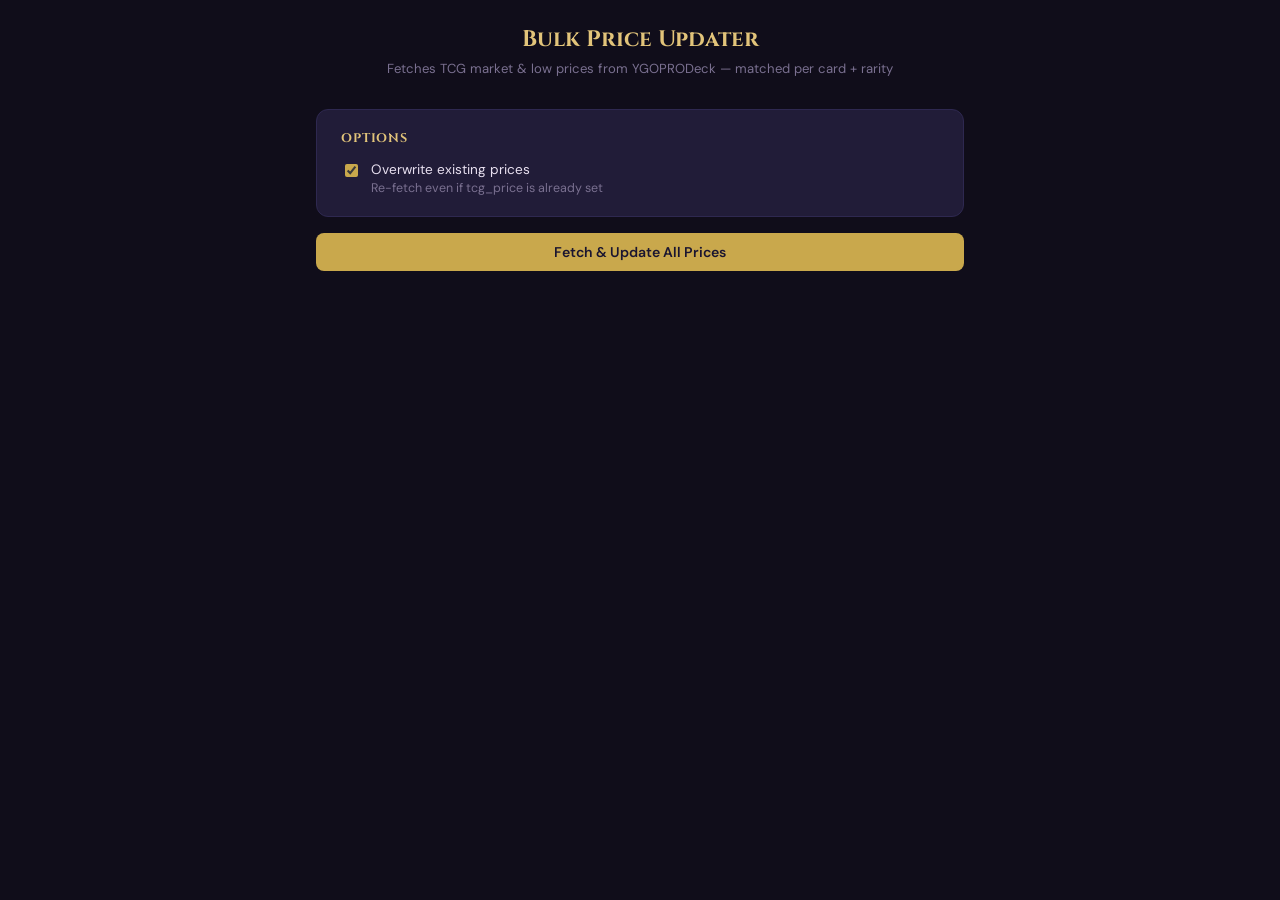
<file: bulk-price.html>
<!DOCTYPE html>
<html lang="en">
<head>
  <meta charset="UTF-8">
  <meta name="viewport" content="width=device-width, initial-scale=1.0">
  <title>YGOExclusives — Bulk Price Updater</title>
  <link href="https://fonts.googleapis.com/css2?family=Cinzel:wght@400;600;700&family=DM+Sans:wght@300;400;500;600&display=swap" rel="stylesheet">
  <style>
    *, *::before, *::after { box-sizing: border-box; }
    :root {
      --bg:    #100d1a; --surf: #1a1530; --surf2: #211c38;
      --b1:    #2e2850; --b2:  #3d3668;
      --gold:  #c9a84c; --gold2: #e2c47a;
      --txt:   #e8e0f0; --muted: #7a7090; --dim: #4a4468;
      --green: #4caf7d; --yellow: #e2b24c; --red: #e25c5c; --blue: #5c9ee2;
    }
    body {
      background: var(--bg); color: var(--txt);
      font-family: 'DM Sans', sans-serif; font-size: 0.9rem;
      margin: 0; padding: 24px 16px 80px;
      max-width: 680px; margin-inline: auto;
    }
    .page-title { text-align: center; margin-bottom: 32px; }
    .page-title h1 { font-family: 'Cinzel', serif; font-size: 1.4rem; color: var(--gold2); margin: 0 0 6px; }
    .page-title p  { color: var(--muted); font-size: 0.82rem; margin: 0; }
    .dev-badge {
      display: inline-block; background: #ff9900; color: #000;
      font-size: 0.7rem; font-weight: 700; padding: 2px 8px;
      border-radius: 4px; margin-top: 8px; letter-spacing: 0.05em;
    }

    .card {
      background: var(--surf2); border: 1px solid var(--b1);
      border-radius: 12px; padding: 20px 24px; margin-bottom: 16px;
    }
    .card h2 {
      font-family: 'Cinzel', serif; font-size: 0.78rem;
      color: var(--gold2); letter-spacing: 0.07em;
      margin: 0 0 14px; text-transform: uppercase;
    }

    label.opt {
      display: flex; align-items: flex-start; gap: 10px;
      cursor: pointer; font-size: 0.85rem; color: var(--txt);
    }
    label.opt input { margin-top: 3px; accent-color: var(--gold); }
    label.opt .sub  { display: block; color: var(--muted); font-size: 0.78rem; margin-top: 2px; }

    .btn {
      display: inline-flex; align-items: center; justify-content: center;
      padding: 10px 20px; border-radius: 8px; border: none;
      font-family: 'DM Sans', sans-serif; font-size: 0.88rem; font-weight: 600;
      cursor: pointer; transition: opacity 0.15s; text-decoration: none;
    }
    .btn:disabled { opacity: 0.4; cursor: not-allowed; }
    .btn-primary   { background: var(--gold); color: #1a1530; }
    .btn-primary:hover:not(:disabled) { opacity: 0.88; }
    .btn-secondary { background: var(--surf); color: var(--txt); border: 1px solid var(--b2); }
    .btn-full { width: 100%; }

    .stat-row  { display: flex; gap: 12px; flex-wrap: wrap; margin-bottom: 14px; }
    .stat-box  {
      background: var(--b1); border-radius: 8px; padding: 10px 14px;
      flex: 1; min-width: 90px; text-align: center;
    }
    .stat-box .val { font-family: 'Cinzel', serif; font-size: 1.25rem; font-weight: 700; color: var(--gold2); }
    .stat-box .lbl { font-size: 0.68rem; color: var(--muted); margin-top: 2px; }
    .val-green { color: var(--green) !important; }
    .val-muted { color: var(--muted) !important; }
    .val-red   { color: var(--red)   !important; }

    .progress-wrap { background: var(--b1); border-radius: 4px; height: 6px; margin-bottom: 8px; overflow: hidden; }
    .progress-bar  { background: var(--gold); height: 100%; width: 0%; transition: width 0.2s; }
    .prog-label    { font-size: 0.78rem; color: var(--muted); text-align: center; margin-bottom: 10px; }

    .log-wrap {
      background: var(--b1); border-radius: 8px;
      max-height: 220px; overflow-y: auto;
      padding: 10px 12px; font-size: 0.74rem;
      font-family: monospace; color: var(--muted); margin-top: 10px;
    }
    .log-ok   { color: var(--green); }
    .log-warn { color: var(--yellow); }
    .log-err  { color: var(--red); }

    .done-actions { display: flex; gap: 12px; margin-top: 12px; }
  </style>
</head>
<body>

<div class="page-title">
  <h1>Bulk Price Updater</h1>
  <p>Fetches TCG market &amp; low prices from YGOPRODeck — matched per card + rarity</p>
</div>

<div class="card">
  <h2>Options</h2>
  <label class="opt">
    <input type="checkbox" id="opt-overwrite" checked>
    <span>
      Overwrite existing prices
      <span class="sub">Re-fetch even if tcg_price is already set</span>
    </span>
  </label>
</div>

<button id="run-btn" class="btn btn-primary btn-full" onclick="run()">
  Fetch &amp; Update All Prices
</button>

<div class="card" id="progress-card" style="display:none;margin-top:16px">
  <h2>Progress</h2>
  <div class="stat-row">
    <div class="stat-box"><div class="val" id="s-printings">—</div><div class="lbl">YGOPRODeck Printings</div></div>
    <div class="stat-box"><div class="val" id="s-rate">—</div><div class="lbl">USD → CAD Rate</div></div>
    <div class="stat-box"><div class="val" id="s-db">—</div><div class="lbl">DB Rows Loaded</div></div>
    <div class="stat-box"><div class="val val-green" id="s-updated">0</div><div class="lbl">Updated</div></div>
    <div class="stat-box"><div class="val val-muted" id="s-skipped">0</div><div class="lbl">Skipped</div></div>
    <div class="stat-box"><div class="val val-red" id="s-errors">0</div><div class="lbl">Errors</div></div>
  </div>
  <div class="progress-wrap"><div class="progress-bar" id="prog-bar"></div></div>
  <div class="prog-label" id="prog-label">Starting…</div>
  <div class="log-wrap" id="log"></div>
</div>

<div class="card" id="done-card" style="display:none;margin-top:16px">
  <h2>Complete</h2>
  <div class="stat-row" id="done-stats"></div>
  <div class="done-actions">
    <button class="btn btn-secondary" onclick="location.reload()">Run Again</button>
    <a href="index.html" class="btn btn-primary">Open App →</a>
  </div>
</div>

<script>
// ── Config (self-contained — no external JS dependencies) ─────────────────────
const SUPABASE_URL = 'https://xyhzwmlqmazloyerelas.supabase.co';
const SUPABASE_KEY = 'eyJhbGciOiJIUzI1NiIsInR5cCI6IkpXVCJ9.eyJpc3MiOiJzdXBhYmFzZSIsInJlZiI6Inh5aHp3bWxxbWF6bG95ZXJlbGFzIiwicm9sZSI6ImFub24iLCJpYXQiOjE3Nzc1MTE3NTEsImV4cCI6MjA5MzA4Nzc1MX0.dNaWuZUwX8eFqpFk0mp_cvGpYzOycuBGn7wUii8U0-E';

const TABLE   = 'card_inventory';
const FLD_MKT = 'tcg_price';
const FLD_LOW = 'tcg_low_price';
const FLD_CAD = 'tcg_price_cad';

const HEADERS = {
  'Content-Type':  'application/json',
  'apikey':        SUPABASE_KEY,
  'Authorization': 'Bearer ' + SUPABASE_KEY,
};

// ── UI helpers ────────────────────────────────────────────────────────────────
function log(msg, type = '') {
  const wrap = document.getElementById('log');
  const line = document.createElement('div');
  if (type) line.className = 'log-' + type;
  line.textContent = msg;
  wrap.appendChild(line);
  wrap.scrollTop = wrap.scrollHeight;
}

function setStat(id, val) {
  const el = document.getElementById(id);
  if (el) el.textContent = typeof val === 'number' ? val.toLocaleString() : val;
}

function setProgress(done, total, label) {
  const pct = total > 0 ? Math.round((done / total) * 100) : 0;
  document.getElementById('prog-bar').style.width = pct + '%';
  document.getElementById('prog-label').textContent = label;
}

// ── Main ──────────────────────────────────────────────────────────────────────
async function run() {
  const btn          = document.getElementById('run-btn');
  const optOverwrite = document.getElementById('opt-overwrite').checked;

  btn.disabled = true;
  document.getElementById('progress-card').style.display = '';
  document.getElementById('done-card').style.display     = 'none';
  document.getElementById('log').innerHTML               = '';

  let totalUpdated = 0;
  let totalSkipped = 0;
  let totalErrors  = 0;

  // ── Step 1: Fetch YGOPRODeck (tcgplayer_data=true for per-printing prices) ──
  log('Fetching YGOPRODeck — this may take 10–20 seconds…');
  setProgress(0, 1, 'Fetching YGOPRODeck…');

  let priceMap; // "card_number|rarity" lowercase → { market, low }
  try {
    const res = await fetch('https://db.ygoprodeck.com/api/v7/cardinfo.php?tcgplayer_data=true');
    if (!res.ok) throw new Error('YGOPRODeck returned ' + res.status);
    const data = await res.json();

    priceMap = new Map();
    let pricedPrintings = 0;

    for (const card of data.data || []) {
      for (const s of card.card_sets || []) {
        const market = parseFloat(s.set_price)     || 0;
        const low    = parseFloat(s.set_price_low) || 0;
        if (market === 0 && low === 0) continue;

        const key = `${(s.set_code || '').trim().toLowerCase()}|${(s.set_rarity || '').trim().toLowerCase()}`;
        if (!priceMap.has(key)) {
          priceMap.set(key, { market, low });
          pricedPrintings++;
        }
      }
    }

    setStat('s-printings', pricedPrintings);
    log(`Loaded ${pricedPrintings.toLocaleString()} priced printings`, 'ok');
  } catch (e) {
    log('YGOPRODeck fetch failed: ' + e.message, 'err');
    btn.disabled = false;
    return;
  }

  // ── Step 2: Fetch USD → CAD exchange rate ────────────────────────────────────
  log('Fetching USD → CAD exchange rate…');
  let cadRate = null;

  // Primary: frankfurter.app
  try {
    const rateRes = await fetch('https://api.frankfurter.app/latest?from=USD&to=CAD');
    if (!rateRes.ok) throw new Error(`HTTP ${rateRes.status}`);
    const rateData = await rateRes.json();
    cadRate = rateData?.rates?.CAD;
    if (!cadRate) throw new Error(`No CAD in response: ${JSON.stringify(rateData)}`);
    setStat('s-rate', cadRate.toFixed(4));
    log(`USD → CAD: ${cadRate.toFixed(4)} via frankfurter.app (${rateData.date})`, 'ok');
  } catch (e) {
    log(`Primary rate source failed (${e.message}) — trying backup…`, 'warn');
    // Fallback: open.er-api.com (free, no key)
    try {
      const r2 = await fetch('https://open.er-api.com/v6/latest/USD');
      if (!r2.ok) throw new Error(`HTTP ${r2.status}`);
      const d2 = await r2.json();
      cadRate = d2?.rates?.CAD;
      if (!cadRate) throw new Error(`No CAD in backup response: ${JSON.stringify(d2)}`);
      setStat('s-rate', cadRate.toFixed(4));
      log(`USD → CAD: ${cadRate.toFixed(4)} via open.er-api.com`, 'ok');
    } catch (e2) {
      log(`Both rate sources failed: ${e2.message} — CAD column will NOT be updated`, 'err');
    }
  }

  // ── Step 3: Page through card_inventory (or cards in prod) ──────────────────
  log(`Loading ${TABLE} from Supabase…`);
  setProgress(0, 1, 'Loading inventory…');

  const PAGE    = 1000;
  let allRows   = [];
  let offset    = 0;

  const countRes = await fetch(
    `${SUPABASE_URL}/rest/v1/${TABLE}?select=id&limit=1`,
    { headers: { ...HEADERS, 'Prefer': 'count=exact' } }
  );
  const totalRows = parseInt(countRes.headers.get('content-range')?.split('/')[1] || '0', 10);
  setStat('s-db', totalRows);

  while (true) {
    const res = await fetch(
      `${SUPABASE_URL}/rest/v1/${TABLE}?select=id,card_number,rarity,${FLD_MKT}&limit=${PAGE}&offset=${offset}`,
      { headers: { ...HEADERS, 'Prefer': 'return=representation' } }
    );
    if (!res.ok) { log('DB fetch failed at offset ' + offset + ': ' + await res.text(), 'err'); break; }
    const batch = await res.json();
    allRows = allRows.concat(batch);
    if (batch.length < PAGE) break;
    offset += PAGE;
    setProgress(allRows.length, totalRows, `Loading… ${allRows.length.toLocaleString()} / ${totalRows.toLocaleString()}`);
  }

  log(`Loaded ${allRows.length.toLocaleString()} rows from DB`, 'ok');

  // ── Step 4: Match + build patches ───────────────────────────────────────────
  log('Matching prices…');
  const patches = [];

  for (const row of allRows) {
    if (!optOverwrite && row[FLD_MKT] > 0) { totalSkipped++; continue; }

    const key   = `${(row.card_number || '').trim().toLowerCase()}|${(row.rarity || '').trim().toLowerCase()}`;
    const match = priceMap.get(key);

    if (!match) { totalSkipped++; continue; }

    const patch = { id: row.id };
    if (match.market > 0) {
      patch[FLD_MKT] = +match.market.toFixed(2);
      if (cadRate) patch[FLD_CAD] = +(match.market * cadRate).toFixed(2);
    }
    if (match.low > 0) patch[FLD_LOW] = +match.low.toFixed(2);

    if (Object.keys(patch).length > 1) patches.push(patch);
    else totalSkipped++;
  }

  setStat('s-skipped', totalSkipped);
  log(`${patches.length.toLocaleString()} rows to update · ${totalSkipped.toLocaleString()} skipped (no match or already priced)`);

  if (!patches.length) {
    setProgress(1, 1, 'Done — nothing to update');
    log('Nothing to update.', 'warn');
    btn.disabled = false;
    return;
  }

  // ── Step 5: Batch PATCH ──────────────────────────────────────────────────────
  const BATCH       = 100;
  const totalBatches = Math.ceil(patches.length / BATCH);
  log(`Uploading in ${totalBatches} batch${totalBatches !== 1 ? 'es' : ''} of ${BATCH}…`);

  async function patchRow(row) {
    const { id, ...fields } = row;
    const res = await fetch(
      `${SUPABASE_URL}/rest/v1/${TABLE}?id=eq.${id}`,
      { method: 'PATCH', headers: HEADERS, body: JSON.stringify(fields) }
    );
    if (!res.ok) throw new Error(await res.text());
  }

  for (let i = 0; i < patches.length; i += BATCH) {
    const batch     = patches.slice(i, i + BATCH);
    const batchNum  = Math.floor(i / BATCH) + 1;
    const results   = await Promise.allSettled(batch.map(patchRow));
    let batchErrors = 0;
    results.forEach(r => r.status === 'fulfilled' ? totalUpdated++ : (totalErrors++, batchErrors++));
    setStat('s-updated', totalUpdated);
    setStat('s-errors',  totalErrors);
    if (batchErrors) log(`Batch ${batchNum}: ${batchErrors} failed`, 'err');
    setProgress(i + batch.length, patches.length, `Batch ${batchNum} / ${totalBatches} — ${totalUpdated.toLocaleString()} updated`);
    await new Promise(r => setTimeout(r, 0));
  }

  // ── Done ──────────────────────────────────────────────────────────────────────
  setProgress(patches.length, patches.length, 'Complete!');
  log(
    `Done — ${totalUpdated.toLocaleString()} updated · ${totalSkipped.toLocaleString()} skipped · ${totalErrors} errors`,
    totalErrors > 0 ? 'warn' : 'ok'
  );

  document.getElementById('done-card').style.display = '';
  document.getElementById('done-stats').innerHTML = `
    <div class="stat-box"><div class="val val-green">${totalUpdated.toLocaleString()}</div><div class="lbl">Updated</div></div>
    <div class="stat-box"><div class="val val-muted">${totalSkipped.toLocaleString()}</div><div class="lbl">Skipped</div></div>
    <div class="stat-box"><div class="val ${totalErrors ? 'val-red' : 'val-muted'}">${totalErrors}</div><div class="lbl">Errors</div></div>
  `;

  btn.disabled = false;
}
</script>
</body>
</html>
</file>
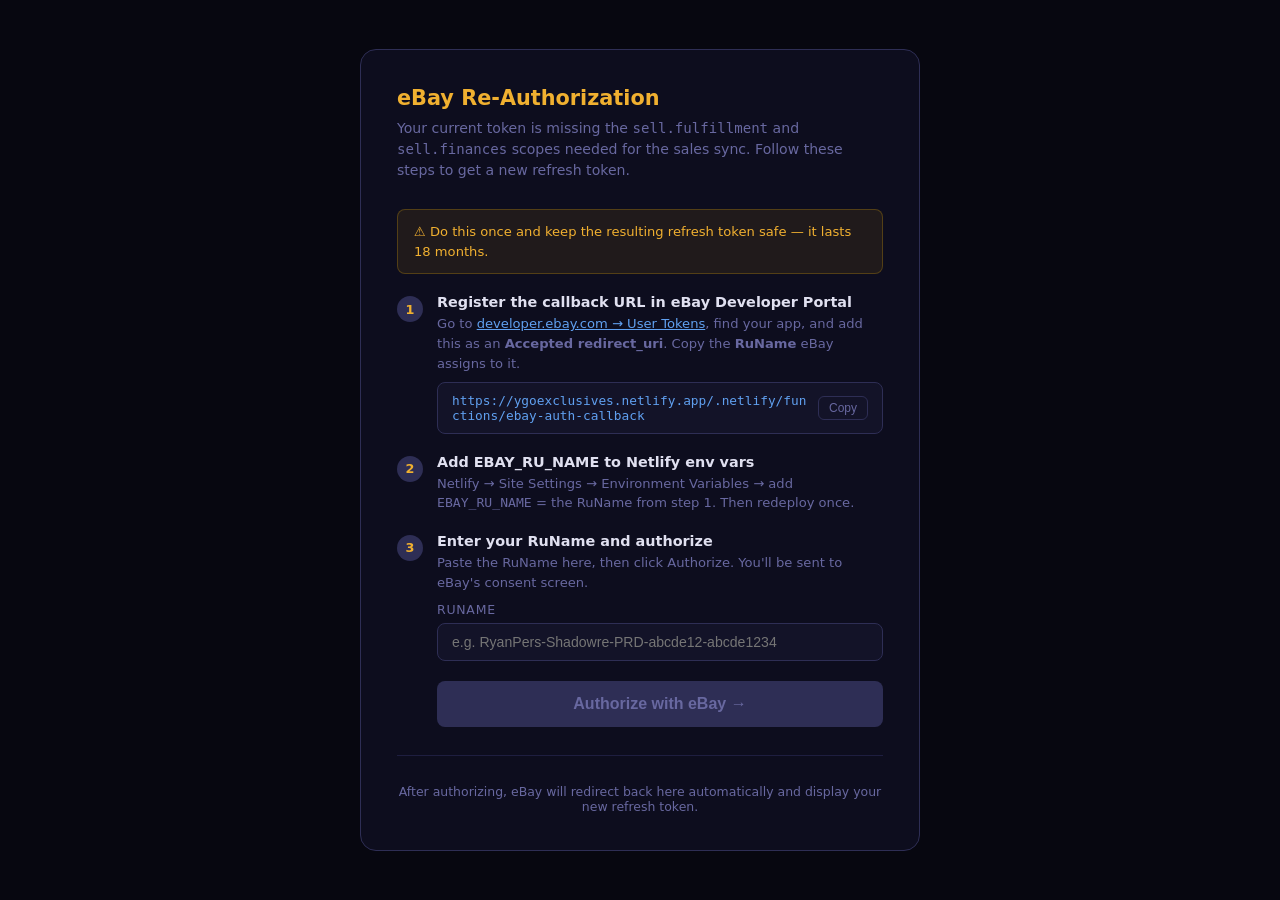
<file: ebay-auth.html>
<!DOCTYPE html>
<html lang="en">
<head>
  <meta charset="UTF-8">
  <meta name="viewport" content="width=device-width,initial-scale=1">
  <title>eBay Auth — YGOExclusives</title>
  <style>
    *, *::before, *::after { box-sizing: border-box; margin: 0; padding: 0; }
    body { background: #070710; color: #e0e0f0; font-family: system-ui, sans-serif; min-height: 100vh; display: flex; align-items: center; justify-content: center; padding: 24px; }
    .card { background: #0d0d1e; border: 1px solid #2e2e55; border-radius: 16px; padding: 36px; max-width: 560px; width: 100%; }
    h1 { font-size: 1.3rem; color: #f0b030; margin-bottom: 8px; }
    .sub { color: #6868a0; font-size: 0.88rem; margin-bottom: 28px; line-height: 1.5; }
    .step { display: flex; gap: 14px; margin-bottom: 20px; align-items: flex-start; }
    .step-num { background: #2e2e55; color: #f0b030; border-radius: 50%; width: 26px; height: 26px; display: flex; align-items: center; justify-content: center; font-size: 0.8rem; font-weight: 700; flex-shrink: 0; margin-top: 2px; }
    .step-body { flex: 1; }
    .step-title { font-size: 0.9rem; font-weight: 600; margin-bottom: 4px; }
    .step-desc { font-size: 0.82rem; color: #6868a0; line-height: 1.5; }
    .url-box { background: #131328; border: 1px solid #2e2e55; border-radius: 8px; padding: 10px 14px; font-family: monospace; font-size: 0.8rem; color: #60a0f0; margin-top: 8px; word-break: break-all; display: flex; justify-content: space-between; align-items: center; gap: 8px; }
    .copy-btn { background: none; border: 1px solid #2e2e55; border-radius: 6px; color: #6868a0; padding: 4px 10px; font-size: 0.75rem; cursor: pointer; white-space: nowrap; }
    .copy-btn:hover { border-color: #f0b030; color: #f0b030; }
    label { display: block; font-size: 0.78rem; color: #6868a0; text-transform: uppercase; letter-spacing: 0.06em; margin-bottom: 6px; }
    input { width: 100%; background: #131328; border: 1px solid #2e2e55; border-radius: 8px; padding: 10px 14px; color: #e0e0f0; font-size: 0.88rem; outline: none; }
    input:focus { border-color: #f0b030; }
    .btn { display: block; width: 100%; background: #c8950c; color: #000; border: none; border-radius: 8px; padding: 14px; font-size: 1rem; font-weight: 700; cursor: pointer; margin-top: 20px; transition: background 0.15s; }
    .btn:hover { background: #f0b030; }
    .btn:disabled { background: #2e2e55; color: #6868a0; cursor: not-allowed; }
    .divider { border: none; border-top: 1px solid #1e1e40; margin: 28px 0; }
    .warn { background: rgba(200,149,12,0.1); border: 1px solid rgba(200,149,12,0.3); border-radius: 8px; padding: 12px 16px; font-size: 0.82rem; color: #f0b030; line-height: 1.5; margin-bottom: 20px; }
  </style>
</head>
<body>
<div class="card">
  <h1>eBay Re-Authorization</h1>
  <p class="sub">Your current token is missing the <code>sell.fulfillment</code> and <code>sell.finances</code> scopes needed for the sales sync. Follow these steps to get a new refresh token.</p>

  <div class="warn">
    ⚠ Do this once and keep the resulting refresh token safe — it lasts 18 months.
  </div>

  <!-- Step 1 -->
  <div class="step">
    <div class="step-num">1</div>
    <div class="step-body">
      <div class="step-title">Register the callback URL in eBay Developer Portal</div>
      <div class="step-desc">
        Go to <a href="https://developer.ebay.com/my/auth?env=production" target="_blank" style="color:#60a0f0">developer.ebay.com → User Tokens</a>, find your app, and add this as an <strong>Accepted redirect_uri</strong>. Copy the <strong>RuName</strong> eBay assigns to it.
      </div>
      <div class="url-box">
        <span id="callback-url">https://ygoexclusives.netlify.app/.netlify/functions/ebay-auth-callback</span>
        <button class="copy-btn" onclick="copyText('callback-url', this)">Copy</button>
      </div>
    </div>
  </div>

  <!-- Step 2 -->
  <div class="step">
    <div class="step-num">2</div>
    <div class="step-body">
      <div class="step-title">Add EBAY_RU_NAME to Netlify env vars</div>
      <div class="step-desc">Netlify → Site Settings → Environment Variables → add <code>EBAY_RU_NAME</code> = the RuName from step 1. Then redeploy once.</div>
    </div>
  </div>

  <!-- Step 3 -->
  <div class="step">
    <div class="step-num">3</div>
    <div class="step-body">
      <div class="step-title">Enter your RuName and authorize</div>
      <div class="step-desc" style="margin-bottom:10px">Paste the RuName here, then click Authorize. You'll be sent to eBay's consent screen.</div>
      <label for="ru-name">RuName</label>
      <input id="ru-name" type="text" placeholder="e.g. RyanPers-Shadowre-PRD-abcde12-abcde1234" oninput="updateBtn()">
      <button class="btn" id="auth-btn" disabled onclick="authorize()">Authorize with eBay →</button>
    </div>
  </div>

  <hr class="divider">
  <p style="font-size:0.78rem;color:#6868a0;text-align:center">After authorizing, eBay will redirect back here automatically and display your new refresh token.</p>
</div>

<script>
  const EBAY_APP_ID = 'RyanPers-Shadowre-PRD-c40bfc456-765f07b2';
  const SCOPES = [
    'https://api.ebay.com/oauth/api_scope',
    'https://api.ebay.com/oauth/api_scope/sell.fulfillment',
    'https://api.ebay.com/oauth/api_scope/sell.finances',
  ].join(' ');

  function updateBtn() {
    const ru = document.getElementById('ru-name').value.trim();
    document.getElementById('auth-btn').disabled = !ru;
  }

  function authorize() {
    const ruName = document.getElementById('ru-name').value.trim();
    if (!ruName) return;
    const state = Math.random().toString(36).slice(2);
    const url = 'https://auth.ebay.com/oauth2/authorize?' + new URLSearchParams({
      client_id:     EBAY_APP_ID,
      response_type: 'code',
      redirect_uri:  ruName,
      scope:         SCOPES,
      state:         state,
    }).toString();
    window.location.href = url;
  }

  function copyText(id, btn) {
    const text = document.getElementById(id).textContent;
    navigator.clipboard.writeText(text).then(() => {
      btn.textContent = 'Copied!';
      setTimeout(() => btn.textContent = 'Copy', 2000);
    });
  }
</script>
</body>
</html>
</file>
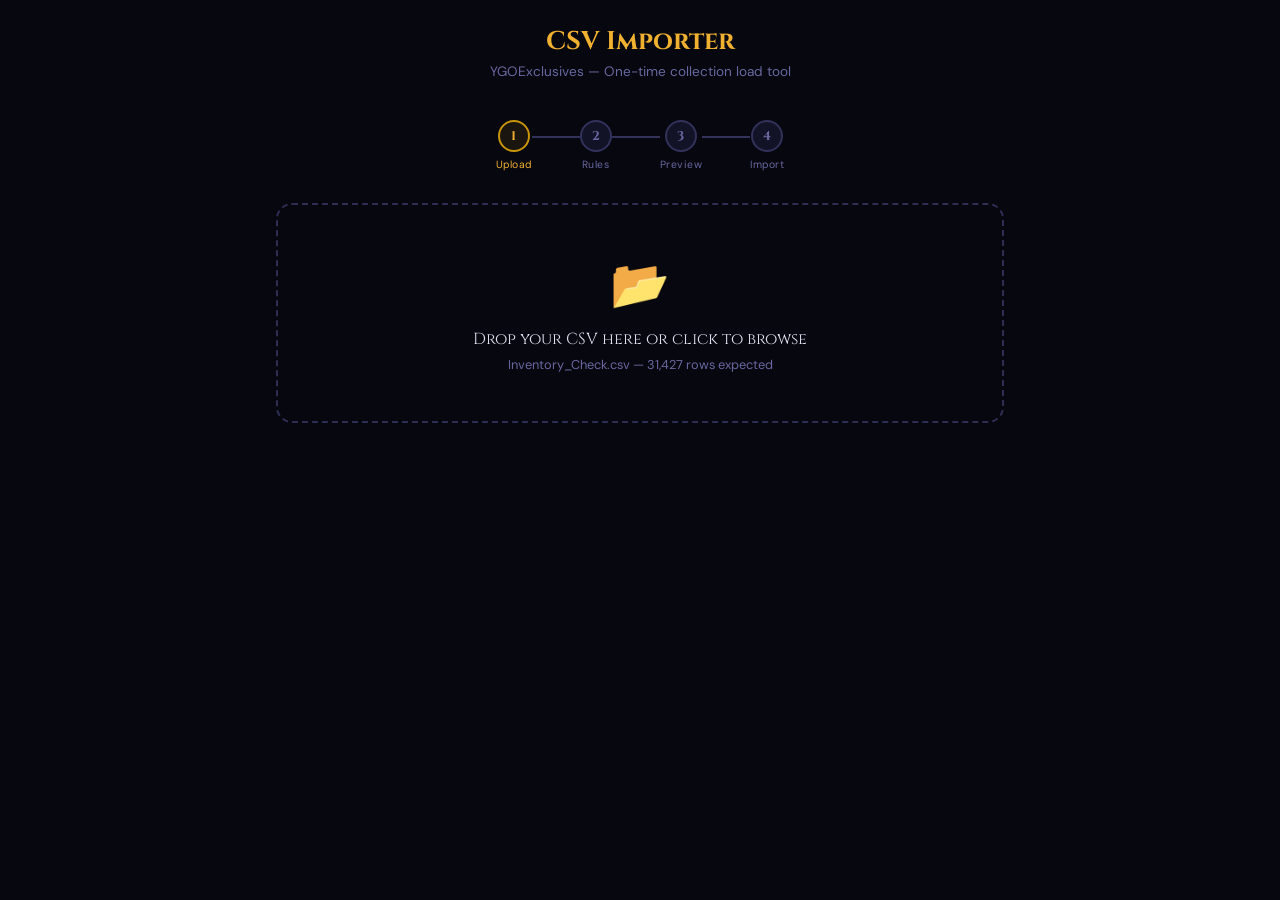
<file: importer.html>
<!DOCTYPE html>
<html lang="en">
<head>
  <meta charset="UTF-8">
  <meta name="viewport" content="width=device-width, initial-scale=1.0">
  <title>YGOExclusives — CSV Importer</title>
  <link rel="preconnect" href="https://fonts.googleapis.com">
  <link rel="preconnect" href="https://fonts.gstatic.com" crossorigin>
  <link href="https://fonts.googleapis.com/css2?family=Cinzel:wght@400;600;700;900&family=DM+Sans:wght@300;400;500;600&display=swap" rel="stylesheet">
  <link rel="stylesheet" href="css/styles.css">
  <style>
    body { max-width: 760px; margin: 0 auto; padding: 24px 16px 80px; }

    .imp-header { text-align: center; margin-bottom: 40px; }
    .imp-header h1 { font-size: 1.6rem; color: var(--gold2); margin-bottom: 4px; }
    .imp-header p  { color: var(--muted); font-size: 0.85rem; }

    /* Step indicator */
    .steps {
      display: flex;
      align-items: center;
      justify-content: center;
      gap: 0;
      margin-bottom: 32px;
    }
    .step {
      display: flex; flex-direction: column; align-items: center; gap: 6px;
      position: relative;
    }
    .step-num {
      width: 32px; height: 32px;
      border-radius: 50%;
      display: flex; align-items: center; justify-content: center;
      font-family: 'Cinzel', serif; font-size: 0.8rem; font-weight: 700;
      border: 2px solid var(--dim);
      background: var(--surf2);
      color: var(--muted);
      transition: all 0.2s;
    }
    .step.active .step-num   { border-color: var(--gold); color: var(--gold2); background: rgba(200,149,12,0.1); }
    .step.done   .step-num   { border-color: var(--green); color: var(--green); background: rgba(61,184,122,0.1); }
    .step-label { font-size: 0.65rem; color: var(--muted); letter-spacing: 0.05em; text-align: center; }
    .step.active .step-label { color: var(--gold2); }
    .step.done   .step-label { color: var(--green); }

    .step-line {
      width: 48px; height: 2px;
      background: var(--dim);
      margin-bottom: 18px; /* aligns with step-num */
      flex-shrink: 0;
    }
    .step-line.done { background: var(--green); }

    /* Drop zone */
    .drop-zone {
      border: 2px dashed var(--b2);
      border-radius: 16px;
      padding: 48px 24px;
      text-align: center;
      cursor: pointer;
      transition: all 0.2s;
    }
    .drop-zone:hover, .drop-zone.drag-over {
      border-color: var(--gold);
      background: rgba(200,149,12,0.05);
    }
    .drop-icon { font-size: 3rem; margin-bottom: 12px; }
    .drop-title { font-family: 'Cinzel', serif; font-size: 1rem; color: var(--txt); margin-bottom: 6px; }
    .drop-sub   { font-size: 0.8rem; color: var(--muted); }
    #file-input { display: none; }

    /* Rules card */
    .rules-grid {
      display: grid; gap: 10px;
      margin-bottom: 20px;
    }
    .rule-item {
      display: flex; gap: 12px;
      background: var(--b1);
      border-radius: 8px;
      padding: 10px 14px;
      align-items: flex-start;
    }
    .rule-num {
      font-family: 'Cinzel', serif;
      font-size: 0.8rem;
      color: var(--gold2);
      font-weight: 700;
      flex-shrink: 0;
      margin-top: 1px;
    }
    .rule-text { font-size: 0.82rem; color: var(--txt); line-height: 1.4; }
    .rule-sub  { font-size: 0.75rem; color: var(--muted); margin-top: 2px; }

    /* Preview table */
    .preview-table-wrap { overflow-x: auto; margin-bottom: 16px; }
    .preview-table { width: 100%; border-collapse: collapse; font-size: 0.78rem; }
    .preview-table th, .preview-table td { padding: 7px 10px; border-bottom: 1px solid var(--b1); }
    .preview-table th { color: var(--muted); font-family: 'Cinzel', serif; font-size: 0.65rem; letter-spacing: 0.05em; background: var(--surf2); white-space: nowrap; }
    .preview-table tr:hover td { background: var(--surf2); }

    /* Progress */
    .progress-section {
      background: var(--surf2);
      border: 1px solid var(--b1);
      border-radius: 12px;
      padding: 24px;
      text-align: center;
    }
    .progress-label { font-family: 'Cinzel', serif; font-size: 1rem; color: var(--txt); margin-bottom: 16px; }
    .progress-sub   { font-size: 0.8rem; color: var(--muted); margin-top: 12px; }
    .progress-counts { display: flex; gap: 24px; justify-content: center; margin-top: 20px; }
    .pcount { text-align: center; }
    .pcount-val { font-family: 'Cinzel', serif; font-size: 1.4rem; font-weight: 700; }
    .pcount-label { font-size: 0.72rem; color: var(--muted); margin-top: 2px; }

    /* Result */
    .result-section { text-align: center; }
    .result-icon { font-size: 3rem; margin-bottom: 12px; }
    .result-title { font-family: 'Cinzel', serif; font-size: 1.2rem; color: var(--gold2); margin-bottom: 8px; }

    .set-codes-wrap {
      max-height: 160px; overflow-y: auto;
      background: var(--b1); border-radius: 8px;
      padding: 12px; margin-top: 16px;
      text-align: left;
      display: flex; flex-wrap: wrap; gap: 6px;
    }
  </style>
</head>
<body>

<div class="imp-header">
  <h1>CSV Importer</h1>
  <p>YGOExclusives — One-time collection load tool</p>
</div>

<!-- Step Indicator -->
<div class="steps">
  <div class="step active" id="step-1">
    <div class="step-num">1</div>
    <div class="step-label">Upload</div>
  </div>
  <div class="step-line" id="line-1"></div>
  <div class="step" id="step-2">
    <div class="step-num">2</div>
    <div class="step-label">Rules</div>
  </div>
  <div class="step-line" id="line-2"></div>
  <div class="step" id="step-3">
    <div class="step-num">3</div>
    <div class="step-label">Preview</div>
  </div>
  <div class="step-line" id="line-3"></div>
  <div class="step" id="step-4">
    <div class="step-num">4</div>
    <div class="step-label">Import</div>
  </div>
</div>

<!-- ─── STEP 1: Upload ─────────────────────────────────────────────────────── -->
<div id="panel-1">
  <div class="drop-zone" id="drop-zone" onclick="document.getElementById('file-input').click()">
    <div class="drop-icon">📂</div>
    <div class="drop-title">Drop your CSV here or click to browse</div>
    <div class="drop-sub" id="drop-sub">Inventory_Check.csv — 31,427 rows expected</div>
  </div>
  <input type="file" id="file-input" accept=".csv,text/csv">
</div>

<!-- ─── STEP 2: Rules ─────────────────────────────────────────────────────── -->
<div id="panel-2" class="hidden">
  <div id="file-summary" class="card" style="margin-bottom:20px;display:flex;gap:20px;flex-wrap:wrap;align-items:center">
    <!-- populated by JS -->
  </div>

  <div class="rules-grid">
    <div class="rule-item">
      <div class="rule-num">1</div>
      <div>
        <div class="rule-text">RA01 sets: each semicolon-separated rarity becomes its own card row</div>
        <div class="rule-sub">e.g. "Secret Rare;Ultra Rare;Super Rare" → 3 separate rows. Quantities start at 0.</div>
      </div>
    </div>
    <div class="rule-item">
      <div class="rule-num">2</div>
      <div>
        <div class="rule-text">Other sets with semicolons: first value = primary rarity, second = Higher Rarity</div>
        <div class="rule-sub">e.g. "Ultra Rare;Ultimate Rare" → rarity: Ultra Rare, higher_rarity: Ultimate Rare</div>
      </div>
    </div>
    <div class="rule-item">
      <div class="rule-num">3</div>
      <div>
        <div class="rule-text">Blank location defaults to "Basement Box"</div>
      </div>
    </div>
    <div class="rule-item">
      <div class="rule-num">4</div>
      <div>
        <div class="rule-text">Total Quantity with no edition breakdown → stored as Unlimited NM</div>
      </div>
    </div>
    <div class="rule-item">
      <div class="rule-num">5</div>
      <div>
        <div class="rule-text">Rarity spelling normalised automatically</div>
        <div class="rule-sub">"Collectors Rare" → "Collector's Rare" · "Ghost" → "Ghost Rare" · etc.</div>
      </div>
    </div>
    <div class="rule-item">
      <div class="rule-num">6</div>
      <div>
        <div class="rule-text">Secondary Rarity column overrides semicolon-derived Higher Rarity</div>
      </div>
    </div>
  </div>

  <div style="display:flex;gap:12px;justify-content:flex-end">
    <button class="btn btn-ghost" onclick="goStep(1)">← Back</button>
    <button class="btn btn-primary" onclick="goStep(3)">Continue to Preview →</button>
  </div>
</div>

<!-- ─── STEP 3: Preview ───────────────────────────────────────────────────── -->
<div id="panel-3" class="hidden">
  <div style="margin-bottom:16px;display:flex;gap:16px;flex-wrap:wrap;align-items:center;justify-content:space-between">
    <div>
      <span class="cinzel" style="color:var(--gold2)" id="preview-total-count"></span>
      <span class="muted small" style="margin-left:8px">rows to import (showing 8)</span>
    </div>
    <div class="muted small" id="preview-ra01-info"></div>
  </div>

  <div class="preview-table-wrap">
    <table class="preview-table" id="preview-table">
      <thead>
        <tr>
          <th>Card #</th><th>Card Name</th><th>Rarity</th><th>Set</th>
          <th>1st NM</th><th>1st LP</th><th>Un NM</th><th>Un LP</th>
          <th>Location</th><th>HR</th><th>Listed</th>
        </tr>
      </thead>
      <tbody id="preview-tbody"></tbody>
    </table>
  </div>

  <div style="display:flex;gap:12px;justify-content:flex-end">
    <button class="btn btn-ghost" onclick="goStep(2)">← Back</button>
    <button class="btn btn-primary" id="start-import-btn" onclick="startImport()">
      Import All Rows →
    </button>
  </div>
</div>

<!-- ─── STEP 4: Import ────────────────────────────────────────────────────── -->
<div id="panel-4" class="hidden">
  <div class="progress-section" id="progress-section">
    <div class="progress-label" id="progress-label">Preparing import…</div>
    <div class="progress-wrap" style="max-width:480px;margin:0 auto">
      <div class="progress-bar" id="progress-bar" style="width:0%"></div>
    </div>
    <div class="progress-sub" id="progress-sub"></div>
    <div class="progress-counts">
      <div class="pcount">
        <div class="pcount-val green" id="pcount-imported">0</div>
        <div class="pcount-label">Imported</div>
      </div>
      <div class="pcount">
        <div class="pcount-val muted" id="pcount-total">—</div>
        <div class="pcount-label">Total</div>
      </div>
      <div class="pcount">
        <div class="pcount-val red" id="pcount-errors">0</div>
        <div class="pcount-label">Errors</div>
      </div>
    </div>
  </div>

  <!-- Result (shown after done) -->
  <div id="result-section" class="result-section hidden">
    <div class="result-icon">✅</div>
    <div class="result-title">Import Complete!</div>
    <div class="muted small" id="result-summary"></div>
    <div class="set-codes-wrap" id="result-sets"></div>
    <div style="margin-top:24px;display:flex;gap:12px;justify-content:center">
      <button class="btn btn-secondary" onclick="location.reload()">Import Another File</button>
      <a href="index.html" class="btn btn-primary">Open App →</a>
    </div>
  </div>
</div>

<!-- ─── Scripts ───────────────────────────────────────────────────────────── -->
<script src="js/config.js"></script>
<script src="js/db.js"></script>
<script src="importer/importer.js"></script>
<script>
// ─── State ────────────────────────────────────────────────────────────────────
let csvText   = null;
let processed = null;
let currentStep = 1;

// ─── Step navigation ──────────────────────────────────────────────────────────
function goStep(n) {
  if (n === 3 && !processed) buildPreview();
  showStep(n);
}

function showStep(n) {
  currentStep = n;
  [1,2,3,4].forEach(i => {
    document.getElementById(`panel-${i}`).classList.toggle('hidden', i !== n);
    const stepEl = document.getElementById(`step-${i}`);
    stepEl.classList.toggle('active', i === n);
    stepEl.classList.toggle('done', i < n);
  });
  [1,2,3].forEach(i => {
    document.getElementById(`line-${i}`)?.classList.toggle('done', i < n);
  });
}

// ─── File upload ──────────────────────────────────────────────────────────────
document.getElementById('file-input').addEventListener('change', e => {
  const file = e.target.files[0];
  if (file) loadFile(file);
});

const dropZone = document.getElementById('drop-zone');
dropZone.addEventListener('dragover', e => { e.preventDefault(); dropZone.classList.add('drag-over'); });
dropZone.addEventListener('dragleave', () => dropZone.classList.remove('drag-over'));
dropZone.addEventListener('drop', e => {
  e.preventDefault();
  dropZone.classList.remove('drag-over');
  const file = e.dataTransfer.files[0];
  if (file && file.name.endsWith('.csv')) loadFile(file);
  else alert('Please drop a .csv file.');
});

function loadFile(file) {
  document.getElementById('drop-sub').textContent = `Reading ${file.name}…`;
  const reader = new FileReader();
  reader.onload = e => {
    csvText = e.target.result;
    // Quick row count (count newlines)
    const rowCount = (csvText.match(/\n/g) || []).length;
    document.getElementById('drop-sub').textContent =
      `✓ ${file.name} — ~${rowCount.toLocaleString()} rows`;

    // Parse + process immediately so rules step is instant
    processed = null; // reset, will build on step 3
    const lines = parseCSV(csvText);
    const rawCount = Math.max(0, lines.length - 1); // minus header

    // Show file summary on step 2
    document.getElementById('file-summary').innerHTML = `
      <div><div class="cinzel" style="color:var(--gold2);font-size:1.2rem">${rawCount.toLocaleString()}</div><div class="muted small">Source rows</div></div>
      <div><div class="cinzel" style="color:var(--txt);font-size:1rem">${file.name}</div><div class="muted small">${(file.size/1024/1024).toFixed(1)} MB</div></div>
    `;
    showStep(2);
  };
  reader.onerror = () => alert('Error reading file.');
  reader.readAsText(file, 'UTF-8');
}

// ─── Build Preview ────────────────────────────────────────────────────────────
function buildPreview() {
  if (!csvText) return;
  const { rows } = processCSV(csvText);
  processed = rows;

  document.getElementById('preview-total-count').textContent = rows.length.toLocaleString();

  // Count RA01 expansions
  const ra01Rows = rows.filter(r => isRA01Set(r.card_number));
  if (ra01Rows.length) {
    document.getElementById('preview-ra01-info').textContent =
      `${ra01Rows.length.toLocaleString()} rows from RA01 set expansion`;
  }

  // Show first 8 rows
  const sample = rows.slice(0, 8);
  const e = s => String(s||'').replace(/&/g,'&amp;').replace(/</g,'&lt;').replace(/>/g,'&gt;');
  document.getElementById('preview-tbody').innerHTML = sample.map(r => `
    <tr>
      <td style="white-space:nowrap;color:var(--muted)">${e(r.card_number)}</td>
      <td style="max-width:160px;overflow:hidden;text-overflow:ellipsis;white-space:nowrap">${e(r.card_name)}</td>
      <td style="white-space:nowrap">${e(r.rarity)}</td>
      <td style="white-space:nowrap;color:var(--muted)">${e(r.set_name)}</td>
      <td class="text-center">${r.fe_nm||0}</td>
      <td class="text-center">${r.fe_lp||0}</td>
      <td class="text-center">${r.un_nm||0}</td>
      <td class="text-center">${r.un_lp||0}</td>
      <td style="white-space:nowrap">${e(r.location)}</td>
      <td style="white-space:nowrap;color:var(--muted)">${e(r.higher_rarity)}</td>
      <td class="text-center">${r.listed ? '✓' : ''}</td>
    </tr>`).join('');
}

// ─── Start Import ─────────────────────────────────────────────────────────────
async function startImport() {
  if (!processed || !processed.length) {
    alert('No rows to import. Please check your CSV file.');
    return;
  }

  document.getElementById('start-import-btn').disabled = true;
  showStep(4);

  const total = processed.length;
  document.getElementById('pcount-total').textContent = total.toLocaleString();
  document.getElementById('progress-label').textContent = 'Importing…';

  const BATCH_SIZE = 250;

  const { imported, errorCount } = await importBatch(
    processed,
    BATCH_SIZE,
    (done, total, imp, errs) => {
      const pct = Math.round((done / total) * 100);
      document.getElementById('progress-bar').style.width = pct + '%';
      document.getElementById('progress-sub').textContent =
        `Batch ${Math.ceil(done/BATCH_SIZE)} / ${Math.ceil(total/BATCH_SIZE)} — ${pct}%`;
      document.getElementById('pcount-imported').textContent = imp.toLocaleString();
      document.getElementById('pcount-errors').textContent   = errs;
    }
  );

  // Show result
  document.getElementById('progress-section').classList.add('hidden');
  const resultEl = document.getElementById('result-section');
  resultEl.classList.remove('hidden');

  document.getElementById('result-summary').textContent =
    `${imported.toLocaleString()} cards imported · ${errorCount} errors`;

  const sets = getUniqueSets(processed);
  document.getElementById('result-sets').innerHTML =
    `<div style="color:var(--muted);font-size:0.75rem;width:100%;margin-bottom:4px">${sets.length} unique set codes:</div>` +
    sets.map(s => `<span class="badge badge-muted">${s}</span>`).join('');
}
</script>

<div id="toast"></div>

</body>
</html>
</file>
<file: css/styles.css>
/* ─── Google Fonts ─────────────────────────────────────────────────────────── */
@import url('https://fonts.googleapis.com/css2?family=Cinzel:wght@400;600;700;900&family=DM+Sans:wght@300;400;500;600&display=swap');

/* ─── Design Tokens ────────────────────────────────────────────────────────── */
:root {
  --bg:      #070710;
  --surf:    #0d0d1e;
  --surf2:   #131328;
  --b1:      #1e1e40;
  --b2:      #2e2e55;
  --gold:    #c8950c;
  --gold2:   #f0b030;
  --txt:     #e0e0f0;
  --muted:   #6868a0;
  --dim:     #32325a;
  --green:   #3db87a;
  --yellow:  #e8b030;
  --red:     #e04848;
  --blue:    #60a0f0;
  --purple:  #e060e0;
}

/* ─── Reset & Base ─────────────────────────────────────────────────────────── */
*, *::before, *::after { box-sizing: border-box; margin: 0; padding: 0; }

html { font-size: 16px; }

body {
  background: var(--bg);
  color: var(--txt);
  font-family: 'DM Sans', sans-serif;
  font-weight: 400;
  min-height: 100vh;
  -webkit-font-smoothing: antialiased;
}

h1, h2, h3, h4, .cinzel { font-family: 'Cinzel', serif; }

a { color: var(--gold2); text-decoration: none; }
a:hover { text-decoration: underline; }

/* ─── Scrollbar ────────────────────────────────────────────────────────────── */
::-webkit-scrollbar { width: 6px; height: 6px; }
::-webkit-scrollbar-track { background: var(--surf); }
::-webkit-scrollbar-thumb { background: var(--b2); border-radius: 3px; }

/* ─── Utility ──────────────────────────────────────────────────────────────── */
.hidden   { display: none !important; }
.flex     { display: flex; }
.flex-col { display: flex; flex-direction: column; }
.gap-4    { gap: 4px; }
.gap-8    { gap: 8px; }
.gap-12   { gap: 12px; }
.gap-16   { gap: 16px; }
.gap-24   { gap: 24px; }
.center   { align-items: center; }
.between  { justify-content: space-between; }
.wrap     { flex-wrap: wrap; }
.w-full   { width: 100%; }
.mt-8     { margin-top: 8px; }
.mt-16    { margin-top: 16px; }
.mt-24    { margin-top: 24px; }
.muted    { color: var(--muted); }
.gold     { color: var(--gold2); }
.green    { color: var(--green); }
.red      { color: var(--red); }
.yellow   { color: var(--yellow); }
.blue     { color: var(--blue); }
.small    { font-size: 0.8rem; }
.bold     { font-weight: 600; }
.text-center { text-align: center; }

/* ─── Brand Header ─────────────────────────────────────────────────────────── */
.brand-header {
  text-align: center;
  padding: 20px 16px 12px;
  border-bottom: 1px solid var(--b1);
  background: var(--surf);
}
.brand-header h1 {
  font-size: clamp(1.1rem, 4vw, 1.6rem);
  font-weight: 700;
  letter-spacing: 0.05em;
  color: var(--gold2);
  text-shadow: 0 0 20px rgba(240,176,48,0.3);
}
.brand-header .byline {
  font-size: 0.75rem;
  color: var(--muted);
  font-family: 'DM Sans', sans-serif;
  margin-top: 2px;
}
.brand-header .mode-badge {
  display: inline-block;
  margin-top: 6px;
  padding: 2px 10px;
  border-radius: 20px;
  font-size: 0.7rem;
  font-family: 'Cinzel', serif;
  letter-spacing: 0.08em;
  text-transform: uppercase;
}
.mode-badge.inventory { background: var(--b1); color: var(--muted); border: 1px solid var(--dim); }
.mode-badge.owner     { background: rgba(200,149,12,0.15); color: var(--gold2); border: 1px solid var(--gold); }

/* ─── Buttons ──────────────────────────────────────────────────────────────── */
.btn {
  display: inline-flex;
  align-items: center;
  justify-content: center;
  gap: 6px;
  padding: 10px 20px;
  border: none;
  border-radius: 8px;
  font-family: 'DM Sans', sans-serif;
  font-size: 0.9rem;
  font-weight: 500;
  cursor: pointer;
  transition: all 0.15s ease;
  white-space: nowrap;
}
.btn:disabled { opacity: 0.4; cursor: not-allowed; }

.btn-primary {
  background: var(--gold);
  color: #000;
  font-weight: 700;
}
.btn-primary:hover:not(:disabled) { background: var(--gold2); }

.btn-secondary {
  background: var(--b1);
  color: var(--txt);
  border: 1px solid var(--b2);
}
.btn-secondary:hover:not(:disabled) { background: var(--b2); }

.btn-ghost {
  background: transparent;
  color: var(--muted);
  border: 1px solid var(--dim);
}
.btn-ghost:hover:not(:disabled) { color: var(--txt); border-color: var(--b2); }

.btn-danger {
  background: transparent;
  color: var(--red);
  border: 1px solid var(--red);
}
.btn-danger:hover:not(:disabled) { background: rgba(224,72,72,0.15); }

.btn-sm { padding: 6px 12px; font-size: 0.8rem; }
.btn-lg { padding: 14px 28px; font-size: 1rem; font-family: 'Cinzel', serif; letter-spacing: 0.05em; }

/* ─── Inputs / Forms ───────────────────────────────────────────────────────── */
.input {
  background: var(--b1);
  border: 1px solid var(--b2);
  border-radius: 8px;
  color: var(--txt);
  font-family: 'DM Sans', sans-serif;
  font-size: 0.9rem;
  padding: 10px 12px;
  width: 100%;
  outline: none;
  transition: border-color 0.15s;
}
.input:focus { border-color: var(--gold); }
.input::placeholder { color: var(--muted); }

select.input { cursor: pointer; appearance: none;
  background-image: url("data:image/svg+xml,%3Csvg xmlns='http://www.w3.org/2000/svg' width='12' height='8' viewBox='0 0 12 8'%3E%3Cpath d='M1 1l5 5 5-5' stroke='%236868a0' stroke-width='1.5' fill='none' stroke-linecap='round'/%3E%3C/svg%3E");
  background-repeat: no-repeat;
  background-position: right 12px center;
  padding-right: 32px;
}

.form-group { display: flex; flex-direction: column; gap: 6px; }
.form-label { font-size: 0.78rem; color: var(--muted); font-weight: 500; letter-spacing: 0.03em; }

/* ─── Tabs ─────────────────────────────────────────────────────────────────── */
.tabs {
  display: flex;
  border-bottom: 1px solid var(--b1);
  background: var(--surf);
  overflow-x: auto;
  -webkit-overflow-scrolling: touch;
}
.tabs::-webkit-scrollbar { height: 0; }

.tab-btn {
  flex: none;
  padding: 12px 16px;
  background: none;
  border: none;
  border-bottom: 2px solid transparent;
  color: var(--muted);
  font-family: 'Cinzel', serif;
  font-size: 0.72rem;
  font-weight: 600;
  letter-spacing: 0.06em;
  text-transform: uppercase;
  cursor: pointer;
  white-space: nowrap;
  transition: all 0.15s;
}
.tab-btn:hover { color: var(--txt); }
.tab-btn.active {
  color: var(--gold2);
  border-bottom-color: var(--gold);
}

.tab-panel { display: none; }
.tab-panel.active { display: block; }

/* ─── Cards (UI containers) ────────────────────────────────────────────────── */
.card {
  background: var(--surf2);
  border: 1px solid var(--b1);
  border-radius: 12px;
  padding: 16px;
}
.card-lg { padding: 24px; }

/* ─── Badges / Pills ───────────────────────────────────────────────────────── */
.badge {
  display: inline-block;
  padding: 2px 8px;
  border-radius: 20px;
  font-size: 0.7rem;
  font-weight: 600;
  font-family: 'DM Sans', sans-serif;
  white-space: nowrap;
}
.badge-gold    { background: rgba(200,149,12,0.2); color: var(--gold2); border: 1px solid rgba(200,149,12,0.4); }
.badge-muted   { background: var(--b1); color: var(--muted); border: 1px solid var(--dim); }
.badge-green   { background: rgba(61,184,122,0.15); color: var(--green); border: 1px solid rgba(61,184,122,0.3); }
.badge-red     { background: rgba(224,72,72,0.15); color: var(--red); border: 1px solid rgba(224,72,72,0.3); }
.badge-blue    { background: rgba(96,160,240,0.15); color: var(--blue); border: 1px solid rgba(96,160,240,0.3); }
.badge-purple  { background: rgba(224,96,224,0.15); color: var(--purple); border: 1px solid rgba(224,96,224,0.3); }

/* ─── Toggle Switch ─────────────────────────────────────────────────────────── */
.toggle-switch { position:relative; display:inline-block; width:40px; height:22px; cursor:pointer; }
.toggle-switch input { opacity:0; width:0; height:0; position:absolute; }
.toggle-track {
  position:absolute; inset:0; border-radius:22px;
  background:var(--b2); border:1px solid var(--dim);
  transition:background 0.2s, border-color 0.2s;
}
.toggle-track::after {
  content:''; position:absolute; top:3px; left:3px;
  width:14px; height:14px; border-radius:50%;
  background:var(--muted); transition:transform 0.2s, background 0.2s;
}
.toggle-switch input:checked + .toggle-track { background:rgba(61,184,122,0.25); border-color:var(--green); }
.toggle-switch input:checked + .toggle-track::after { transform:translateX(18px); background:var(--green); }
.toggle-switch input:disabled + .toggle-track { opacity:0.5; cursor:not-allowed; }

/* ─── Modal ────────────────────────────────────────────────────────────────── */
.modal-overlay {
  position: fixed; inset: 0;
  background: rgba(7,7,16,0.85);
  display: flex; align-items: center; justify-content: center;
  z-index: 1000;
  padding: 16px;
}
.modal-box {
  background: var(--surf2);
  border: 1px solid var(--b2);
  border-radius: 16px;
  padding: 24px;
  width: 100%;
  max-width: 480px;
  max-height: 90vh;
  overflow-y: auto;
}
.modal-title {
  font-family: 'Cinzel', serif;
  font-size: 1.1rem;
  color: var(--gold2);
  margin-bottom: 20px;
}

/* ─── Toast ────────────────────────────────────────────────────────────────── */
#toast {
  position: fixed; bottom: 24px; left: 50%; transform: translateX(-50%);
  background: var(--surf2); border: 1px solid var(--b2);
  color: var(--txt); padding: 10px 20px; border-radius: 8px;
  font-size: 0.85rem; z-index: 2000;
  opacity: 0; transition: opacity 0.2s;
  pointer-events: none;
  white-space: nowrap;
}
#toast.show { opacity: 1; }

/* ─── Startup Screen ───────────────────────────────────────────────────────── */
#start-screen {
  min-height: 100vh;
  display: flex;
  flex-direction: column;
  align-items: center;
  justify-content: center;
  padding: 24px;
  text-align: center;
}
.start-logo {
  font-family: 'Cinzel', serif;
  font-size: clamp(1.4rem, 6vw, 2.4rem);
  font-weight: 900;
  color: var(--gold2);
  text-shadow: 0 0 40px rgba(240,176,48,0.4);
  letter-spacing: 0.04em;
  margin-bottom: 8px;
}
.start-byline {
  font-size: 0.85rem;
  color: var(--muted);
  margin-bottom: 48px;
}
.start-buttons {
  display: flex;
  flex-direction: column;
  gap: 16px;
  width: 100%;
  max-width: 300px;
}
.start-btn {
  padding: 18px 24px;
  border-radius: 12px;
  font-family: 'Cinzel', serif;
  font-size: 1rem;
  font-weight: 700;
  letter-spacing: 0.05em;
  cursor: pointer;
  border: none;
  transition: all 0.2s;
}
.start-btn-inventory {
  background: var(--b1);
  color: var(--txt);
  border: 1px solid var(--b2);
}
.start-btn-inventory:hover { background: var(--b2); }
.start-btn-owner {
  background: linear-gradient(135deg, var(--gold) 0%, var(--gold2) 100%);
  color: #000;
}
.start-btn-owner:hover { filter: brightness(1.1); }
.start-btn-desc {
  font-family: 'DM Sans', sans-serif;
  font-size: 0.75rem;
  font-weight: 400;
  color: var(--muted);
  margin-top: 4px;
  display: block;
}
.start-btn-owner .start-btn-desc { color: rgba(0,0,0,0.6); }

/* ─── PIN Modal ────────────────────────────────────────────────────────────── */
.pin-display {
  display: flex; gap: 12px; justify-content: center; margin: 20px 0;
}
.pin-dot {
  width: 14px; height: 14px;
  border-radius: 50%;
  background: var(--b2);
  border: 2px solid var(--dim);
  transition: all 0.15s;
}
.pin-dot.filled { background: var(--gold); border-color: var(--gold); }

.pin-keypad {
  display: grid;
  grid-template-columns: repeat(3, 1fr);
  gap: 10px;
  max-width: 240px;
  margin: 0 auto;
}
.pin-key {
  aspect-ratio: 1;
  background: var(--b1);
  border: 1px solid var(--b2);
  border-radius: 10px;
  color: var(--txt);
  font-family: 'Cinzel', serif;
  font-size: 1.2rem;
  cursor: pointer;
  transition: all 0.1s;
  display: flex; align-items: center; justify-content: center;
}
.pin-key:hover  { background: var(--b2); }
.pin-key:active { transform: scale(0.93); }
.pin-key.clear  { color: var(--red); font-family: 'DM Sans', sans-serif; font-size: 1rem; }
.pin-error { color: var(--red); font-size: 0.85rem; text-align: center; min-height: 20px; }

/* ─── Main App Shell ───────────────────────────────────────────────────────── */
#app { min-height: 100vh; display: flex; flex-direction: column; }

.app-header {
  background: var(--surf);
  border-bottom: 1px solid var(--b1);
  padding: 12px 16px;
  display: flex;
  align-items: center;
  justify-content: space-between;
  position: sticky; top: 0; z-index: 100;
}
.app-header-brand {
  font-family: 'Cinzel', serif;
  font-size: 0.85rem;
  font-weight: 700;
  color: var(--gold2);
  letter-spacing: 0.04em;
}
.app-header-right { display: flex; align-items: center; gap: 10px; }

.switch-mode-btn {
  background: none;
  border: 1px solid var(--dim);
  color: var(--muted);
  padding: 5px 10px;
  border-radius: 6px;
  font-size: 0.75rem;
  font-family: 'DM Sans', sans-serif;
  cursor: pointer;
  transition: all 0.15s;
}
.switch-mode-btn:hover { color: var(--txt); border-color: var(--b2); }

.tab-content { flex: 1; padding: 16px; max-width: 900px; margin: 0 auto; width: 100%; }
#tab-inventory .tab-content { max-width: 100%; }
#tab-collection .tab-content { max-width: 100%; }

/* ─── Inventory Mode ───────────────────────────────────────────────────────── */
.inv-search-wrap {
  display: flex;
  flex-direction: column;
  gap: 8px;
  margin-bottom: 20px;
}
.inv-search-label {
  font-family: 'Cinzel', serif;
  font-size: 1rem;
  color: var(--gold2);
  letter-spacing: 0.04em;
}
.inv-search-input {
  font-size: 1.2rem;
  font-family: 'Cinzel', serif;
  letter-spacing: 0.08em;
  text-transform: uppercase;
  text-align: center;
  padding: 14px;
}
.inv-card-count { font-size: 0.8rem; color: var(--muted); text-align: center; }

/* Inventory card row */
.inv-card {
  background: var(--surf2);
  border: 1px solid var(--b1);
  border-radius: 12px;
  padding: 12px;
  margin-bottom: 12px;
  position: relative;
  transition: border-color 0.2s;
}
.inv-card.saving { border-color: var(--gold); }
.inv-card.saved  { border-color: var(--green); }

.inv-card-header {
  display: flex;
  align-items: flex-start;
  gap: 12px;
  margin-bottom: 12px;
}
.inv-card-img {
  width: 48px;
  height: 70px;
  object-fit: cover;
  border-radius: 4px;
  background: var(--b1);
  flex-shrink: 0;
}
.inv-card-img-placeholder {
  width: 48px; height: 70px;
  background: var(--b1);
  border-radius: 4px;
  display: flex; align-items: center; justify-content: center;
  color: var(--dim); font-size: 0.6rem;
  flex-shrink: 0;
}
.inv-card-info { flex: 1; min-width: 0; }
.inv-card-number {
  font-family: 'Cinzel', serif;
  font-size: 0.75rem;
  color: var(--muted);
  letter-spacing: 0.05em;
}
.inv-card-name {
  font-size: 0.95rem;
  font-weight: 600;
  color: var(--txt);
  margin: 2px 0;
  line-height: 1.3;
}
.inv-card-rarity { /* badge applied */ }

.save-flash {
  position: absolute;
  top: 8px; right: 10px;
  font-size: 0.75rem;
  color: var(--green);
  font-weight: 600;
  opacity: 0;
  transition: opacity 0.3s;
}
.save-flash.show { opacity: 1; }

/* Edition rows */
.edition-row {
  background: var(--b1);
  border-radius: 8px;
  padding: 8px 10px;
  margin-bottom: 6px;
}
.edition-label-row {
  display: flex; align-items: center; justify-content: space-between;
  margin-bottom: 6px;
}
.edition-pill {
  font-size: 0.68rem;
  font-weight: 700;
  font-family: 'Cinzel', serif;
  letter-spacing: 0.06em;
  text-transform: uppercase;
  padding: 2px 8px;
  border-radius: 10px;
}
.edition-pill.first { background: rgba(240,176,48,0.15); color: var(--gold2); border: 1px solid rgba(240,176,48,0.3); }
.edition-pill.unlimited { background: rgba(104,104,160,0.15); color: var(--muted); border: 1px solid var(--dim); }

.edition-total {
  font-family: 'Cinzel', serif;
  font-size: 0.9rem;
  color: var(--txt);
  font-weight: 600;
}

.qty-controls {
  display: flex;
  gap: 8px;
  align-items: center;
}
.qty-group {
  display: flex;
  flex-direction: column;
  align-items: center;
  gap: 4px;
}
.qty-label {
  font-size: 0.65rem;
  color: var(--muted);
  font-weight: 600;
  letter-spacing: 0.04em;
  text-transform: uppercase;
}
.qty-row {
  display: flex;
  align-items: center;
  gap: 4px;
}
.qty-btn {
  width: 22px; height: 22px;
  background: var(--surf2);
  border: 1px solid var(--dim);
  border-radius: 4px;
  color: var(--muted);
  font-size: 0.9rem;
  cursor: pointer;
  display: flex; align-items: center; justify-content: center;
  transition: all 0.1s;
  flex-shrink: 0;
  padding: 0;
  line-height: 1;
}
.qty-btn:hover { background: var(--b2); color: var(--txt); }
.qty-btn:active { transform: scale(0.88); }

.qty-input {
  width: 54px;
  height: 36px;
  background: var(--surf);
  border: 1px solid var(--b2);
  border-radius: 6px;
  color: var(--txt);
  font-family: 'Cinzel', serif;
  font-size: 1.1rem;
  font-weight: 700;
  text-align: center;
  outline: none;
  transition: border-color 0.15s;
  -moz-appearance: textfield;
}
.qty-input:focus { border-color: var(--gold); }

/* Card footer (location + HR) */
.inv-card-footer {
  margin-top: 10px;
  display: flex;
  flex-direction: column;
  gap: 8px;
}
.inv-footer-row {
  display: flex;
  gap: 8px;
  flex-wrap: wrap;
}
.inv-footer-row .input {
  font-size: 0.8rem;
  padding: 7px 10px;
  flex: 1;
  min-width: 120px;
}

/* HR qty row */
.hr-qty-row {
  display: flex;
  gap: 12px;
  align-items: center;
  flex-wrap: wrap;
}
.hr-qty-group {
  display: flex;
  flex-direction: column;
  align-items: center;
  gap: 4px;
}

/* ─── Inventory Grid (Excel-style) ─────────────────────────────────────────── */
.inv-table-wrap { overflow-x: auto; margin-top: 4px; max-height: calc(100vh - 180px); overflow-y: auto; }

.inv-table { width: 100%; border-collapse: collapse; font-size: 1.5rem; white-space: nowrap; }

.inv-table thead th {
  background: var(--surf2);
  position: sticky;
  top: 0;
  z-index: 10;
  padding: 8px 10px;
  font-family: 'Cinzel', serif;
  font-size: 1.1rem;
  font-weight: 700;
  letter-spacing: 0.05em;
  color: #fff;
  border-bottom: 2px solid var(--b1);
  text-align: center;
  user-select: none;
  position: sticky; top: 0; z-index: 1;
}
.inv-table thead th:first-child { text-align: left; }
.inv-th-group-start  { border-left: 2px solid var(--b2) !important; }
.inv-th-hr-sep       { border-left: 5px solid var(--purple) !important;
                       background: rgba(120,0,220,0.12) !important; }
.inv-td-hr-sep       { border-left: 5px solid var(--purple) !important;
                       background: rgba(120,0,220,0.07); }
.inv-th-total        { color: var(--gold2) !important; font-size: 1.05rem !important; }
.inv-th-img          { width: 136px; }
.inv-th-status       { width: 40px; }
.inv-th-group-label  { text-align: center !important; color: var(--gold) !important;
                       font-size: .7rem !important; letter-spacing: .08em;
                       text-transform: uppercase; padding-bottom: 2px !important;
                       border-bottom: 1px solid var(--b2); }
.inv-thead-group th  { top: 0; }
.inv-thead-sub th    { font-size: .72rem !important; color: var(--muted) !important;
                       padding-top: 2px !important; top: 38px; }

.inv-table td {
  padding: 5px 8px;
  border-bottom: 1px solid var(--b1);
  vertical-align: middle;
  color: #fff;
}
.inv-row:hover td { background: rgba(255,255,255,0.04); }
.inv-row.saving td { border-bottom-color: var(--gold); }
.inv-row.saved  td { border-bottom-color: var(--green); }

.inv-td-img   { width: 136px; padding: 4px 6px; }
.inv-td-num   { font-family: 'Cinzel', serif; font-size: 1.2rem; color: var(--gold2); font-weight: 600; }
.inv-td-name  { font-weight: 600; font-size: 1.5rem; color: #fff; max-width: 300px; overflow: hidden; text-overflow: ellipsis; }
.inv-td-rarity { }
.inv-td-total {
  text-align: center;
  font-family: 'Cinzel', serif;
  font-weight: 700;
  font-size: 1.65rem;
  color: var(--gold2);
  min-width: 50px;
}
.inv-th-total-end {
  color: var(--gold) !important;
  font-size: 1.05rem !important;
  background: #1e0a3c !important;
  border-left: 3px solid var(--gold) !important;
  white-space: nowrap;
  text-align: center;
}
.inv-td-total-end {
  text-align: center;
  font-family: 'Cinzel', serif;
  font-weight: 900;
  font-size: 1.9rem;
  color: var(--gold);
  background: #1e0a3c;
  border-left: 3px solid var(--gold);
  min-width: 70px;
  padding: 0 10px;
}
.inv-th-review {
  text-align: center;
  font-size: 0.8rem !important;
  color: var(--yellow) !important;
  white-space: nowrap;
  min-width: 60px;
}
.inv-td-review, .inv-td-alt {
  text-align: center;
  vertical-align: middle;
  padding: 0 8px;
}
.inv-review-check, .inv-alt-check {
  width: 26px;
  height: 26px;
  cursor: pointer;
  accent-color: var(--yellow);
}
.inv-alt-check { accent-color: var(--blue); }
.inv-alt-hidden { opacity: 0.15; pointer-events: none; }
.inv-td-alt-qty { padding: 0; }
.inv-td-select { padding: 4px 6px; }
.inv-td-status { width: 40px; text-align: center; padding: 0 6px; }

.inv-thumb    { width: 112px; height: 160px; object-fit: cover; border-radius: 6px; display: block; }
.inv-thumb-ph { width: 112px; height: 160px; background: var(--b1); border-radius: 6px; }

/* Quantity cell */
.inv-qty-cell { padding: 3px 5px; text-align: center; }
.inv-qty-group-start { border-left: 2px solid var(--b2); }
.inv-qty-disabled { opacity: 0.28; pointer-events: none; }

.inv-qty-input {
  width: 68px; height: 42px;
  background: var(--surf);
  border: 1px solid var(--b2);
  border-radius: 6px;
  color: #fff;
  font-family: 'Cinzel', serif;
  font-size: 1.65rem;
  font-weight: 700;
  text-align: center;
  outline: none;
  -moz-appearance: textfield;
  transition: border-color 0.15s, box-shadow 0.15s;
}
.inv-qty-input:focus {
  border-color: var(--gold);
  box-shadow: 0 0 0 3px rgba(240,176,48,0.25);
  position: relative; z-index: 1;
}

.inv-select {
  font-size: 1.35rem;
  padding: 5px 8px;
  background: var(--surf);
  border: 1px solid var(--b2);
  border-radius: 6px;
  color: #fff;
  outline: none;
  cursor: pointer;
  max-width: 200px;
}
.inv-select:focus { border-color: var(--gold); }

/* Save status dot */
.inv-status-dot { font-size: 1.2rem; font-weight: 700; }
.inv-status-dot.saving { color: var(--gold); }
.inv-status-dot.saved  { color: var(--green); }

/* ─── Inventory — row selection checkbox ───────────────────────────────────── */
.inv-th-check {
  width: 32px;
  text-align: center;
  padding: 0 4px;
}
.inv-td-check {
  text-align: center;
  padding: 0 4px;
}
.inv-row-check, #inv-select-all {
  width: 16px;
  height: 16px;
  cursor: pointer;
  accent-color: var(--gold);
}
.inv-row.inv-row-selected {
  background: rgba(212, 175, 55, 0.10) !important;
}

/* ─── Inventory — bulk rarity action bar ───────────────────────────────────── */
.inv-bulk-bar {
  display: flex;
  align-items: center;
  gap: 10px;
  padding: 10px 16px;
  margin-bottom: 10px;
  background: var(--surf2);
  border: 1px solid var(--gold);
  border-radius: 8px;
  flex-wrap: wrap;
}
.inv-bulk-count {
  font-weight: 600;
  color: var(--gold);
  white-space: nowrap;
  min-width: 100px;
}
.inv-bulk-label {
  color: var(--txt);
  white-space: nowrap;
  font-size: 0.9rem;
}
.inv-bulk-select {
  min-width: 200px;
  max-width: 280px;
}
.inv-bulk-btn {
  padding: 6px 18px;
  font-size: 0.9rem;
}
.inv-bulk-clear-btn {
  padding: 6px 14px;
  font-size: 0.85rem;
  background: transparent;
  border: 1px solid var(--b2);
  color: var(--muted);
}
.inv-bulk-clear-btn:hover {
  border-color: var(--txt);
  color: var(--txt);
}

/* ─── Collection Table ─────────────────────────────────────────────────────── */
.collection-toolbar {
  display: flex; flex-wrap: wrap; gap: 8px; margin-bottom: 16px;
}
.collection-search { flex: 1; min-width: 180px; }

.table-wrap { overflow-x: auto; }
table {
  width: 100%; border-collapse: collapse;
  font-size: 0.82rem;
}
th {
  background: var(--surf2);
  padding: 10px 12px;
  text-align: left;
  font-family: 'Cinzel', serif;
  font-size: 0.68rem;
  font-weight: 600;
  letter-spacing: 0.06em;
  color: var(--muted);
  border-bottom: 1px solid var(--b1);
  white-space: nowrap;
  cursor: pointer;
  user-select: none;
}
th:hover { color: var(--txt); }
th .sort-arrow { margin-left: 4px; opacity: 0.4; }
th.sorted .sort-arrow { opacity: 1; color: var(--gold2); }

td {
  padding: 10px 12px;
  border-bottom: 1px solid var(--b1);
  vertical-align: middle;
  color: var(--txt);
}
tr:hover td { background: var(--surf2); }

.col-thumb { width: 40px; }
.col-thumb img { width: 32px; height: 46px; object-fit: cover; border-radius: 3px; display: block; }

.pagination {
  display: flex; align-items: center; gap: 12px;
  justify-content: center; margin-top: 16px; flex-wrap: wrap;
}
.page-info { font-size: 0.8rem; color: var(--muted); }

/* ─── Sales ────────────────────────────────────────────────────────────────── */
.profit-positive { color: var(--green); }
.profit-negative { color: var(--red); }

.sale-ch-tab {
  background: var(--b1);
  border: 1px solid var(--dim);
  border-radius: 6px;
  color: var(--muted);
  cursor: pointer;
  font-family: 'DM Sans', sans-serif;
  font-size: 0.82rem;
  font-weight: 500;
  padding: 7px 4px;
  transition: background 0.15s, color 0.15s, border-color 0.15s;
}
.sale-ch-tab:hover { background: var(--b2); color: var(--txt); }
.sale-ch-tab.active {
  background: rgba(96,160,240,0.15);
  border-color: var(--blue);
  color: var(--blue);
}

/* ─── Sale Detail Panel ─────────────────────────────────────────────────────── */
.sale-detail-backdrop {
  display: none;
  position: fixed;
  inset: 0;
  background: rgba(0,0,0,0.5);
  z-index: 300;
}
.sale-detail-backdrop.open { display: block; }

.sale-detail-panel {
  position: fixed;
  top: 0; right: 0; bottom: 0;
  width: 420px;
  max-width: 100vw;
  background: var(--surf);
  border-left: 1px solid var(--b2);
  z-index: 301;
  transform: translateX(100%);
  transition: transform 0.25s ease;
  overflow-y: auto;
}
.sale-detail-panel.open { transform: translateX(0); }

.sale-detail-inner {
  padding: 24px 20px;
}
.sdp-header {
  display: flex;
  justify-content: space-between;
  align-items: flex-start;
  margin-bottom: 20px;
  gap: 12px;
}
.sdp-card-name {
  font-family: 'Cinzel', serif;
  font-size: 1rem;
  font-weight: 600;
  color: var(--txt);
  line-height: 1.4;
  flex: 1;
}
.sdp-money {
  display: grid;
  grid-template-columns: 1fr 1fr;
  gap: 12px;
  background: var(--surf2);
  border-radius: 10px;
  padding: 16px;
  margin-bottom: 20px;
}
.sdp-money-item { text-align: center; }
.sdp-money-label { font-size: 0.72rem; color: var(--muted); text-transform: uppercase; letter-spacing: 0.06em; margin-bottom: 4px; }
.sdp-money-val   { font-family: 'Cinzel', serif; font-size: 1.2rem; }
.sdp-section { margin-bottom: 18px; }
.sdp-section-title {
  font-size: 0.7rem;
  text-transform: uppercase;
  letter-spacing: 0.08em;
  color: var(--gold2);
  margin-bottom: 10px;
  padding-bottom: 6px;
  border-bottom: 1px solid var(--b1);
}
.sdp-row {
  display: flex;
  justify-content: space-between;
  align-items: baseline;
  padding: 5px 0;
  font-size: 0.85rem;
}
.sdp-row-label { color: var(--muted); }
.sdp-row-val   { color: var(--txt); font-weight: 500; text-align: right; max-width: 60%; word-break: break-word; }
.sdp-tracking  { font-family: monospace; font-size: 0.8rem; color: var(--blue); }
.sdp-placeholder { color: var(--dim); font-style: italic; }

/* ─── Reports ──────────────────────────────────────────────────────────────── */
.report-section {
  background: var(--surf2);
  border: 1px solid var(--b1);
  border-radius: 12px;
  padding: 20px;
  margin-bottom: 20px;
}
.report-section h3 {
  font-size: 0.85rem;
  color: var(--gold2);
  margin: 0;
  letter-spacing: 0.06em;
}
.report-section-hdr {
  display: flex;
  align-items: center;
  justify-content: space-between;
  gap: 12px;
  flex-wrap: wrap;
  margin-bottom: 16px;
}
.rsh-sub {
  font-family: 'DM Sans', sans-serif;
  font-weight: 400;
  letter-spacing: 0;
}
.rpt-dl-btn {
  flex-shrink: 0;
  padding: 3px 10px;
  border-radius: 6px;
  border: 1px solid var(--b2);
  background: transparent;
  color: var(--muted);
  font-size: 0.72rem;
  cursor: pointer;
  white-space: nowrap;
}
.rpt-dl-btn:hover { color: var(--txt); border-color: var(--gold); }
.report-grid-2 {
  display: grid;
  grid-template-columns: 1fr 1fr;
  gap: 20px;
  margin-bottom: 20px;
}
@media (max-width: 860px) {
  .report-grid-2 { grid-template-columns: 1fr; }
}
.report-md-body {
  font-size: 0.85rem;
  line-height: 1.7;
  color: var(--txt);
}
.report-md-body table { font-size: 0.78rem; }

/* ─── Progress Bar ─────────────────────────────────────────────────────────── */
.progress-wrap, .progress-bar-wrap { background: var(--b1); border-radius: 4px; height: 8px; overflow: hidden; }
.progress-bar, .progress-bar-fill  { height: 100%; background: var(--gold); border-radius: 4px; transition: width 0.3s; width: 0; }

/* ─── Stat Cards ───────────────────────────────────────────────────────────── */
.stat-grid {
  display: grid;
  grid-template-columns: repeat(auto-fit, minmax(130px, 1fr));
  gap: 12px;
  margin-bottom: 20px;
}
.stat-card {
  background: var(--surf2);
  border: 1px solid var(--b1);
  border-radius: 10px;
  padding: 14px;
  text-align: center;
}
.stat-value {
  font-family: 'Cinzel', serif;
  font-size: 1.4rem;
  font-weight: 700;
  color: var(--gold2);
}
.stat-label { font-size: 0.72rem; color: var(--muted); margin-top: 4px; }

/* ─── Responsive ───────────────────────────────────────────────────────────── */
@media (max-width: 600px) {
  .tab-content { padding: 12px; }
  .modal-box { padding: 16px; }
  .qty-controls { gap: 6px; }
  .qty-input { width: 48px; font-size: 1rem; }
  th, td { padding: 8px; }
}

/* ═══════════════════════════════════════════════════════
   ACQUISITIONS TAB
═══════════════════════════════════════════════════════ */
.acq-grid {
  display: grid;
  grid-template-columns: 1fr 1fr;
  gap: 20px;
  align-items: start;
}
@media (max-width: 860px) { .acq-grid { grid-template-columns: 1fr; } }

.acq-card {
  background: var(--surf);
  border: 1px solid var(--b1);
  border-radius: 10px;
  padding: 22px 20px;
}

.acq-section-title {
  color: var(--gold2);
  font-size: 1.05rem;
  margin: 0 0 18px;
  padding-bottom: 10px;
  border-bottom: 1px solid var(--b1);
}

.acq-row {
  display: grid;
  grid-template-columns: 1fr 1fr;
  gap: 12px;
  margin-bottom: 12px;
}
@media (max-width: 500px) { .acq-row { grid-template-columns: 1fr; } }

.acq-group { display: flex; flex-direction: column; gap: 5px; }

.acq-label {
  font-size: 0.78rem;
  color: var(--muted);
  text-transform: uppercase;
  letter-spacing: .04em;
}

.acq-input,
.acq-select {
  background: var(--surf2);
  border: 1px solid var(--b2);
  border-radius: 6px;
  color: var(--txt);
  font-family: 'DM Sans', sans-serif;
  font-size: 0.92rem;
  padding: 8px 10px;
  outline: none;
  transition: border-color .15s;
}
.acq-input:focus,
.acq-select:focus { border-color: var(--gold); }

/* High Rarity checkbox */
.acq-hr-label {
  display: flex;
  align-items: center;
  gap: 10px;
  cursor: pointer;
  padding: 10px 12px;
  background: var(--surf2);
  border: 1px solid var(--b2);
  border-radius: 8px;
  transition: border-color .15s;
}
.acq-hr-label:hover { border-color: var(--gold); }
.acq-hr-checkbox {
  width: 18px; height: 18px;
  accent-color: var(--gold);
  cursor: pointer;
  flex-shrink: 0;
}
.acq-hr-text  { font-size: 0.95rem; color: var(--txt); font-weight: 600; }
.acq-hr-hint  { font-size: 0.78rem; color: var(--muted); }

.acq-file-input {
  display: block;
  width: 100%;
  color: var(--txt);
  font-size: 0.88rem;
  padding: 8px 0;
}

/* Preview table (inside bulk import card) */
.acq-preview-table {
  width: 100%;
  border-collapse: collapse;
  font-size: 0.82rem;
}
.acq-preview-table th {
  background: var(--b1);
  color: var(--muted);
  font-size: 0.72rem;
  text-transform: uppercase;
  letter-spacing: .05em;
  padding: 6px 10px;
  text-align: left;
  white-space: nowrap;
}
.acq-preview-table td {
  padding: 5px 10px;
  border-bottom: 1px solid var(--b1);
  white-space: nowrap;
}
.acq-preview-table tr:last-child td { border-bottom: none; }

/* Recent acquisitions log table */
.acq-log-table {
  width: 100%;
  border-collapse: collapse;
  font-size: 0.88rem;
}
.acq-log-table thead th {
  background: var(--surf);
  color: var(--muted);
  font-size: 0.73rem;
  text-transform: uppercase;
  letter-spacing: .05em;
  padding: 10px 12px;
  text-align: left;
  white-space: nowrap;
  position: sticky;
  top: 0;
  border-bottom: 2px solid var(--b2);
}
.acq-log-table tbody td {
  padding: 9px 12px;
  border-bottom: 1px solid var(--b1);
  white-space: nowrap;
}
.acq-log-table tbody tr:hover td { background: var(--surf2); }

/* ─── Acquisition Stats Cards ───────────────────────────────────────────── */
.acq-stat-card {
  background: var(--surf);
  border: 1px solid var(--b2);
  border-radius: 10px;
  padding: 14px 16px;
  display: flex;
  flex-direction: column;
  gap: 4px;
}
.acq-stat-label {
  font-size: 0.72rem;
  color: var(--muted);
  text-transform: uppercase;
  letter-spacing: 0.06em;
  font-weight: 600;
}
.acq-stat-val {
  font-size: 1.35rem;
  color: var(--gold);
  font-weight: 700;
  line-height: 1.2;
}
@media (max-width: 768px) {
  #acq-stats-bar { grid-template-columns: repeat(2, 1fr) !important; }
  #acq-stats-bar .acq-stat-card:last-child { display: none; }
}

/* ─── Rarity Sets Tab ────────────────────────────────────────────────────── */
.rs-header-bar {
  display: flex; align-items: center; justify-content: space-between;
  flex-wrap: wrap; gap: 12px; margin-bottom: 14px;
}
.rs-header-right { display: flex; align-items: center; gap: 10px; }
.rs-set-select {
  background: var(--surf2); color: var(--txt); border: 1px solid var(--b2);
  border-radius: 7px; padding: 8px 14px; font-size: 0.95rem; min-width: 280px;
}
.rs-import-bar {
  display: flex; align-items: center; gap: 12px; flex-wrap: wrap;
  background: var(--surf); border: 1px solid var(--b1); border-radius: 8px;
  padding: 10px 14px; margin-bottom: 14px;
}
.rs-import-btn {
  cursor: pointer; background: var(--b2); color: var(--txt);
  border: 1px solid var(--b2); border-radius: 6px;
  padding: 6px 14px; font-size: 0.85rem; white-space: nowrap;
  transition: background .15s;
}
.rs-import-btn:hover { background: var(--surf2); }
.rs-table-wrap { overflow-x: auto; }
.rs-loading { color: var(--muted); padding: 24px; font-size: 0.95rem; }

.rs-table {
  width: 100%; border-collapse: collapse; white-space: nowrap;
  font-size: 0.88rem;
}
/* Group header row */
.rs-group-row th { padding: 6px 10px; font-size: 0.78rem; font-weight: 700; }
.rs-group-label {
  text-align: center; background: var(--b1);
  color: var(--gold); border-bottom: 2px solid var(--b2);
  letter-spacing: .04em; text-transform: uppercase; font-size: 0.72rem !important;
}
.rs-group-hr {
  color: var(--purple) !important;
}
/* Rarity sub-headers */
.rs-th-rarity {
  text-align: center; padding: 5px 8px;
  background: var(--surf); color: var(--muted);
  font-size: 0.72rem; font-weight: 600;
  border-bottom: 2px solid var(--b2);
}
.rs-th-hr { color: var(--purple) !important; }
.rs-th-num  { text-align: left; padding: 6px 10px; width: 110px; color: var(--gold2); font-size: 0.8rem; }
.rs-th-name { text-align: left; padding: 6px 10px; min-width: 180px; }
.rs-th-total {
  text-align: center; color: var(--gold2) !important;
  font-weight: 700; font-size: 0.82rem; padding: 6px 10px;
}
/* Column separators */
.rs-col-sep    { border-left: 2px solid var(--b2) !important; }
.rs-col-hr-sep { border-left: 4px solid var(--purple) !important; }

/* Data rows */
.rs-table tbody tr { border-bottom: 1px solid var(--b1); }
.rs-table tbody tr:hover td { background: var(--surf2); }
.rs-td-num  { color: var(--gold2); font-size: 0.82rem; padding: 4px 8px; }
.rs-td-name { color: var(--txt);   font-size: 0.88rem; padding: 4px 8px; }
.rs-td-total {
  text-align: center; font-weight: 700; font-size: 1rem;
  color: var(--gold2); padding: 4px 10px;
}
/* Qty cells */
.rs-qty-cell { text-align: center; padding: 3px 4px; }
.rs-hr-cell  { background: rgba(130,80,200,0.05); }
.rs-qty-na   { color: var(--dim); font-size: 0.8rem; }
.rs-qty-input {
  width: 52px; height: 32px; text-align: center;
  background: var(--b1); color: var(--txt);
  border: 1px solid var(--b2); border-radius: 5px;
  font-size: 0.95rem; font-weight: 600;
  transition: border-color .15s, background .15s;
}
.rs-qty-input:focus {
  outline: none; border-color: var(--gold); background: var(--surf2);
}
.rs-qty-hr {
  border-color: rgba(130,80,200,0.4);
  background: rgba(130,80,200,0.08);
}
.rs-qty-hr:focus { border-color: var(--purple); }
.rs-qty-input.rs-saved  { background: rgba(39,174,96,.2);  border-color: var(--green); }
.rs-qty-input.rs-error  { background: rgba(231,76,60,.2);  border-color: var(--red); }

/* ─── Lookup / Deal Check Tab ───────────────────────────────────────────────── */
.pricer-wrap { max-width: 960px; }

/* Mode toggle (Lookup ↔ Deal Check) */
.lookup-seg-wrap {
  display: inline-flex;
  gap: 4px;
  background: var(--b1);
  border: 1px solid var(--b2);
  border-radius: 10px;
  padding: 4px;
  margin-bottom: 20px;
}
.lookup-seg {
  background: transparent;
  border: none;
  border-radius: 7px;
  color: var(--muted);
  cursor: pointer;
  font-family: 'DM Sans', sans-serif;
  font-size: 0.9rem;
  font-weight: 600;
  padding: 8px 20px;
  transition: background 0.15s, color 0.15s;
}
.lookup-seg:hover  { color: var(--txt); }
.lookup-seg.active { background: var(--gold); color: #1a1530; }

/* Lookup tally header */
.lookup-tally {
  font-size: 0.9rem;
  color: var(--txt);
  margin-bottom: 16px;
  padding: 10px 14px;
  background: var(--surf2);
  border-radius: 8px;
}
.lookup-tally-ok    { color: var(--green); font-weight: 600; }
.lookup-tally-short { color: var(--yellow); font-weight: 600; }
.lookup-tally-miss  { color: var(--red); font-weight: 600; }

/* Lookup result groups */
.lookup-group {
  background: var(--surf);
  border: 1px solid var(--b2);
  border-radius: 10px;
  margin-bottom: 12px;
  overflow: hidden;
}
.lookup-group-head {
  display: flex;
  align-items: center;
  gap: 12px;
  flex-wrap: wrap;
  padding: 12px 16px;
  background: var(--surf2);
  border-bottom: 1px solid var(--b1);
}
.lookup-group-name { font-weight: 600; font-size: 1rem; color: var(--txt); flex: 1 1 auto; }
.lookup-verdict {
  font-size: 0.85rem;
  font-weight: 600;
  padding: 3px 10px;
  border-radius: 6px;
  white-space: nowrap;
}
.lookup-verdict.ok    { background: rgba(61,184,122,0.14); color: var(--green); }
.lookup-verdict.short { background: rgba(224,72,72,0.14);  color: var(--red); }

.lookup-group-body { padding: 6px 16px 12px; }
.lookup-print {
  padding: 9px 0;
  border-bottom: 1px solid var(--b1);
}
.lookup-print:last-child { border-bottom: none; }
.lookup-print-id  { display: flex; align-items: center; gap: 10px; flex-wrap: wrap; }
.lookup-print-loc { margin-top: 5px; display: flex; gap: 8px; flex-wrap: wrap; }
.lookup-loc {
  font-size: 0.82rem;
  font-weight: 600;
  padding: 3px 10px;
  border-radius: 6px;
}
.lookup-loc-binder   { background: rgba(96,160,240,0.16); color: var(--blue); }
.lookup-loc-basement { background: rgba(232,176,48,0.14); color: var(--gold2); }

/* Not-found block */
.lookup-notfound {
  margin-top: 16px;
  background: rgba(224,72,72,0.06);
  border: 1px solid rgba(224,72,72,0.25);
  border-radius: 10px;
  padding: 14px 18px;
}
.lookup-notfound-head { color: var(--red); font-weight: 600; font-size: 0.88rem; margin-bottom: 8px; }
.lookup-notfound ul   { margin: 0; padding-left: 20px; line-height: 1.7; }
.lookup-notfound li   { color: var(--txt); }

/* Search panel */
.pricer-search-panel {
  background: var(--surf);
  border: 1px solid var(--b2);
  border-radius: 12px;
  padding: 20px 22px;
  margin-bottom: 24px;
}
.pricer-search-row {
  display: flex;
  gap: 12px;
  align-items: flex-end;
  flex-wrap: wrap;
}
.pricer-field        { display: flex; flex-direction: column; gap: 5px; flex: 1 1 160px; }
.pricer-field-rarity { flex: 1 1 200px; }
.pricer-field-sm     { flex: 0 1 140px; }
.pricer-label        { font-size: 0.78rem; color: var(--muted); font-weight: 500; text-transform: uppercase; letter-spacing: 0.04em; }
.pricer-input        { background: var(--b1); }
.pricer-select       { background: var(--b1); }
.pricer-check-btn { flex: 0 0 auto; padding: 10px 24px; font-size: 0.95rem; align-self: flex-end; }

/* Loading */
.pricer-loading {
  display: flex;
  align-items: center;
  gap: 12px;
  padding: 28px 0;
  color: var(--muted);
  font-size: 0.95rem;
}
.pricer-spinner {
  width: 22px; height: 22px;
  border: 3px solid var(--b2);
  border-top-color: var(--gold);
  border-radius: 50%;
  animation: pricer-spin 0.7s linear infinite;
  flex-shrink: 0;
}
@keyframes pricer-spin { to { transform: rotate(360deg); } }

@keyframes stampPulse {
  0%   { box-shadow: 0 0 0 0 rgba(212,175,55,0.7); }
  60%  { box-shadow: 0 0 0 8px rgba(212,175,55,0); }
  100% { box-shadow: 0 0 0 0 rgba(212,175,55,0); }
}

/* Error */
.pricer-error-box {
  background: rgba(224,72,72,0.08);
  border: 1px solid rgba(224,72,72,0.3);
  border-radius: 10px;
  padding: 14px 18px;
  color: var(--red);
  font-size: 0.9rem;
  margin-bottom: 16px;
}

/* Market panel */
.pricer-market-panel {
  background: var(--surf);
  border: 1px solid var(--b2);
  border-radius: 12px;
  padding: 18px 20px;
  margin-bottom: 16px;
}
.pricer-market-header {
  display: flex;
  align-items: center;
  justify-content: space-between;
  margin-bottom: 14px;
  flex-wrap: wrap;
  gap: 6px;
}
.pricer-rate-badge {
  font-size: 0.75rem;
  color: var(--muted);
  background: var(--b1);
  border: 1px solid var(--b2);
  border-radius: 20px;
  padding: 3px 10px;
}
.pricer-stat-grid {
  display: grid;
  grid-template-columns: repeat(4, 1fr);
  gap: 12px;
}
@media (max-width: 600px) { .pricer-stat-grid { grid-template-columns: 1fr 1fr; } }
.pricer-stat {
  background: var(--b1);
  border-radius: 8px;
  padding: 12px 14px;
}
.pricer-stat-label {
  font-size: 0.72rem;
  color: var(--muted);
  text-transform: uppercase;
  letter-spacing: 0.04em;
  margin-bottom: 6px;
}
.pricer-stat-value {
  font-size: 1.25rem;
  color: var(--txt);
  font-weight: 600;
}

/* Acquisition cost section (inside results) */
.pricer-cost-section {
  display: flex;
  align-items: center;
  justify-content: space-between;
  gap: 16px;
  background: var(--surf2);
  border: 1px solid var(--b2);
  border-radius: 12px;
  padding: 16px 20px;
  margin-bottom: 16px;
  flex-wrap: wrap;
}
.pricer-cost-left      { display: flex; flex-direction: column; gap: 3px; }
.pricer-cost-label     { font-family: 'Cinzel', serif; font-size: 0.95rem; color: var(--gold2); font-weight: 600; }
.pricer-cost-hint      { font-size: 0.78rem; color: var(--muted); }
.pricer-cost-inputs    { display: flex; gap: 12px; align-items: flex-end; flex-wrap: wrap; }
.pricer-cost-input     { font-size: 1.1rem; font-weight: 600; color: var(--txt); background: var(--b1); max-width: 120px; }
.pricer-cost-input:focus { border-color: var(--gold); outline: none; }

/* Break-even box */
.pricer-breakeven {
  display: flex;
  align-items: center;
  gap: 20px;
  background: linear-gradient(135deg, rgba(200,149,12,0.12), rgba(200,149,12,0.05));
  border: 1px solid rgba(200,149,12,0.4);
  border-radius: 12px;
  padding: 18px 24px;
  margin-bottom: 16px;
  flex-wrap: wrap;
}
.pricer-be-left  { display: flex; flex-direction: column; gap: 4px; }
.pricer-be-label { font-size: 0.72rem; color: var(--gold); text-transform: uppercase; letter-spacing: 0.06em; font-weight: 600; }
.pricer-be-value { font-size: 2rem; color: var(--gold2); font-weight: 700; letter-spacing: -0.01em; line-height: 1.1; }
.pricer-be-right { display: flex; flex-direction: column; gap: 4px; }
.pricer-be-note  { font-size: 0.85rem; }

/* Breakdown table panel */
.pricer-table-panel {
  background: var(--surf);
  border: 1px solid var(--b2);
  border-radius: 12px;
  padding: 18px 20px;
}
.pricer-table {
  width: 100%;
  border-collapse: collapse;
  font-size: 0.9rem;
}
.pricer-table th {
  text-align: left;
  padding: 8px 10px;
  font-size: 0.72rem;
  text-transform: uppercase;
  letter-spacing: 0.04em;
  color: var(--muted);
  border-bottom: 1px solid var(--b2);
  white-space: nowrap;
}
.pricer-table td {
  padding: 12px 10px;
  border-bottom: 1px solid var(--b1);
  vertical-align: middle;
}
.pricer-table tbody tr:last-child td { border-bottom: none; }

/* ─── Orders Tab — bright theme (senior-friendly) ────────────────────────── */

#tab-orders {
  background: #f4f4f8;
  min-height: 100vh;
}

#tab-orders .tab-content {
  background: #f4f4f8;
}

/* Header bar */
#tab-orders h2.cinzel { color: #1a1035; font-size: 1.3rem; }

#orders-count-badge {
  background: #c0392b;
  color: #fff;
  border-radius: 99px;
  padding: 3px 14px;
  font-size: 0.9rem;
  font-weight: 700;
}

/* Buttons */
#orders-refresh-btn {
  background: #fff;
  color: #333;
  border: 1.5px solid #bbb;
  font-size: 1rem;
  padding: 8px 18px;
  border-radius: 6px;
  cursor: pointer;
}
#orders-print-btn {
  background: #1a1035;
  color: #fff;
  border: none;
  font-size: 1rem;
  padding: 8px 20px;
  border-radius: 6px;
  cursor: pointer;
  font-weight: 600;
}

/* Order card */
.order-card {
  background: #fff;
  border: 2px solid #d0d0e0;
  border-radius: 10px;
  margin-bottom: 20px;
  overflow: hidden;
  box-shadow: 0 2px 8px rgba(0,0,0,0.08);
}

.order-card-header {
  display: flex;
  align-items: center;
  justify-content: space-between;
  padding: 14px 20px;
  background: #1a1035;
  gap: 12px;
  flex-wrap: wrap;
}

/* Header meta info */
.oc-meta { display: flex; align-items: center; gap: 12px; flex-wrap: wrap; }
.oc-order-id { font-size: 0.85rem; color: #c8b8f0; font-family: monospace; }
.oc-date     { font-size: 0.85rem; color: #c8b8f0; }

.oc-ship-badge {
  border-radius: 99px;
  padding: 3px 14px;
  font-size: 0.85rem;
  font-weight: 700;
  border: 2px solid;
}
.oc-badge-tracked { background: #1a4a8a; color: #90c8ff; border-color: #4090d0; }
.oc-badge-letter  { background: #1a5a2a; color: #80e8a0; border-color: #40b060; }

/* Mark Shipped button */
.oc-ship-btn {
  background: #27ae60;
  color: #fff;
  border: none;
  border-radius: 6px;
  padding: 10px 22px;
  font-size: 1rem;
  font-weight: 700;
  cursor: pointer;
  white-space: nowrap;
}
.oc-ship-btn:hover { background: #219a52; }
.oc-ship-btn:disabled { background: #aaa; cursor: default; }

/* Card body grid */
.order-card-body {
  display: grid;
  grid-template-columns: 300px 1fr;
  gap: 0;
}

.order-buyer-block {
  padding: 20px 24px;
  border-right: 2px solid #e0e0ee;
}

.order-items-block {
  padding: 20px 24px;
}

/* Section label */
.oc-section-label {
  font-size: 0.7rem;
  text-transform: uppercase;
  letter-spacing: 0.1em;
  color: #888;
  font-weight: 700;
  margin-bottom: 10px;
}

/* Buyer name */
.oc-buyer-name {
  font-size: 1.25rem;
  font-weight: 800;
  color: #111;
  margin-bottom: 8px;
  line-height: 1.3;
}

/* Address */
.oc-address {
  font-size: 1rem;
  color: #222;
  line-height: 1.7;
  font-weight: 500;
}

.oc-addr-warn {
  font-size: 0.9rem;
  color: #b85c00;
  font-weight: 600;
  line-height: 1.6;
}

/* Cards table */
.oc-table {
  width: 100%;
  border-collapse: collapse;
}
.oc-table thead tr {
  border-bottom: 2px solid #d0d0e0;
}
.oc-table th {
  padding: 6px 12px 10px;
  text-align: left;
  font-size: 0.75rem;
  text-transform: uppercase;
  letter-spacing: 0.07em;
  color: #888;
  font-weight: 700;
}
.oc-table th:last-child { text-align: center; }
.oc-table tbody tr { border-bottom: 1px solid #eee; }
.oc-table tbody tr:last-child { border-bottom: none; }
/* Override the global dark tr:hover (styles.css ~886) so the white order
   card stays readable on hover instead of going black. */
.oc-table tbody tr:hover td { background: #f3f0fb !important; }

.oc-card-name {
  padding: 10px 12px;
  font-size: 1rem;
  font-weight: 600;
  color: #111;
}
/* Set number is the primary focus when present */
.oc-card-num {
  padding: 10px 12px;
  font-size: 1.5rem;
  font-weight: 800;
  color: #1a1035;
  font-family: monospace;
  letter-spacing: 0.02em;
}
/* When a row has no set number, the card NAME becomes the focal point
   and the set-number cell just shows a muted dash. */
.oc-no-num .oc-card-name {
  font-size: 1.4rem;
  font-weight: 800;
  color: #1a1035;
}
.oc-no-num .oc-card-num {
  font-size: 1rem;
  font-weight: 500;
  color: #999;
}
.oc-card-qty {
  padding: 10px 12px;
  text-align: center;
  font-size: 1.2rem;
  font-weight: 800;
  color: #1a1035;
}

/* eBay listing thumbnail */
.oc-thumb {
  width: 46px;
  height: 64px;
  object-fit: cover;
  border-radius: 4px;
  border: 1px solid #d0d0e0;
  background: #f0f0f5;
  display: block;
}
.oc-thumb-link { display: inline-block; line-height: 0; }
.oc-thumb-cell { padding: 8px 12px; width: 58px; }

/* Ship priority pill in the header */
.oc-priority {
  border-radius: 99px;
  padding: 3px 12px;
  font-size: 0.85rem;
  font-weight: 800;
  border: 2px solid;
}
.oc-prio-green  { background: #1a5a2a; color: #80e8a0; border-color: #40b060; }
.oc-prio-yellow { background: #6a5512; color: #ffe08a; border-color: #d0a82a; }
.oc-prio-red    { background: #6a1a1a; color: #ff9a9a; border-color: #d04040; }

/* Colored left edge on the whole card for at-a-glance triage */
.order-card.prio-green  { border-left: 6px solid #40b060; }
.order-card.prio-yellow { border-left: 6px solid #d0a82a; }
.order-card.prio-red    { border-left: 6px solid #d04040; }

/* ─── Print styles ───────────────────────────────────────────────────────── */

@media print {
  /* Hide everything except the orders tab content */
  body > *:not(#app) { display: none !important; }
  #app > *:not(#tab-orders) { display: none !important; }
  #tab-orders { display: block !important; }

  header,
  nav.tabs,
  .no-print,
  #orders-refresh-btn,
  #orders-print-btn,
  .oc-ship-btn { display: none !important; }

  body {
    background: #fff !important;
    color: #000 !important;
    font-size: 11pt;
  }

  .tab-content {
    padding: 0 !important;
    max-width: 100% !important;
  }

  h2.cinzel {
    color: #000 !important;
    font-size: 14pt !important;
    margin-bottom: 12pt !important;
  }

  #orders-count-badge { display: none !important; }

  .order-card {
    background: #fff !important;
    border: 1.5px solid #999 !important;
    border-radius: 4px !important;
    margin-bottom: 18pt !important;
    page-break-inside: avoid;
    break-inside: avoid;
  }

  .order-card-header {
    background: #f0f0f0 !important;
    border-bottom: 1px solid #ccc !important;
    padding: 8pt 12pt !important;
  }

  .order-card-body {
    grid-template-columns: 240pt 1fr;
  }

  .order-buyer-block {
    border-right: 1px solid #ccc !important;
    padding: 10pt 12pt !important;
  }

  .order-items-block {
    padding: 10pt 12pt !important;
  }

  /* Re-colour text for print */
  .order-buyer-block *,
  .order-items-block * {
    color: #000 !important;
    background: transparent !important;
  }

  table th, table td { color: #000 !important; }
}
.pricer-table tbody tr:hover { background: rgba(255,255,255,0.02); }
</file>
